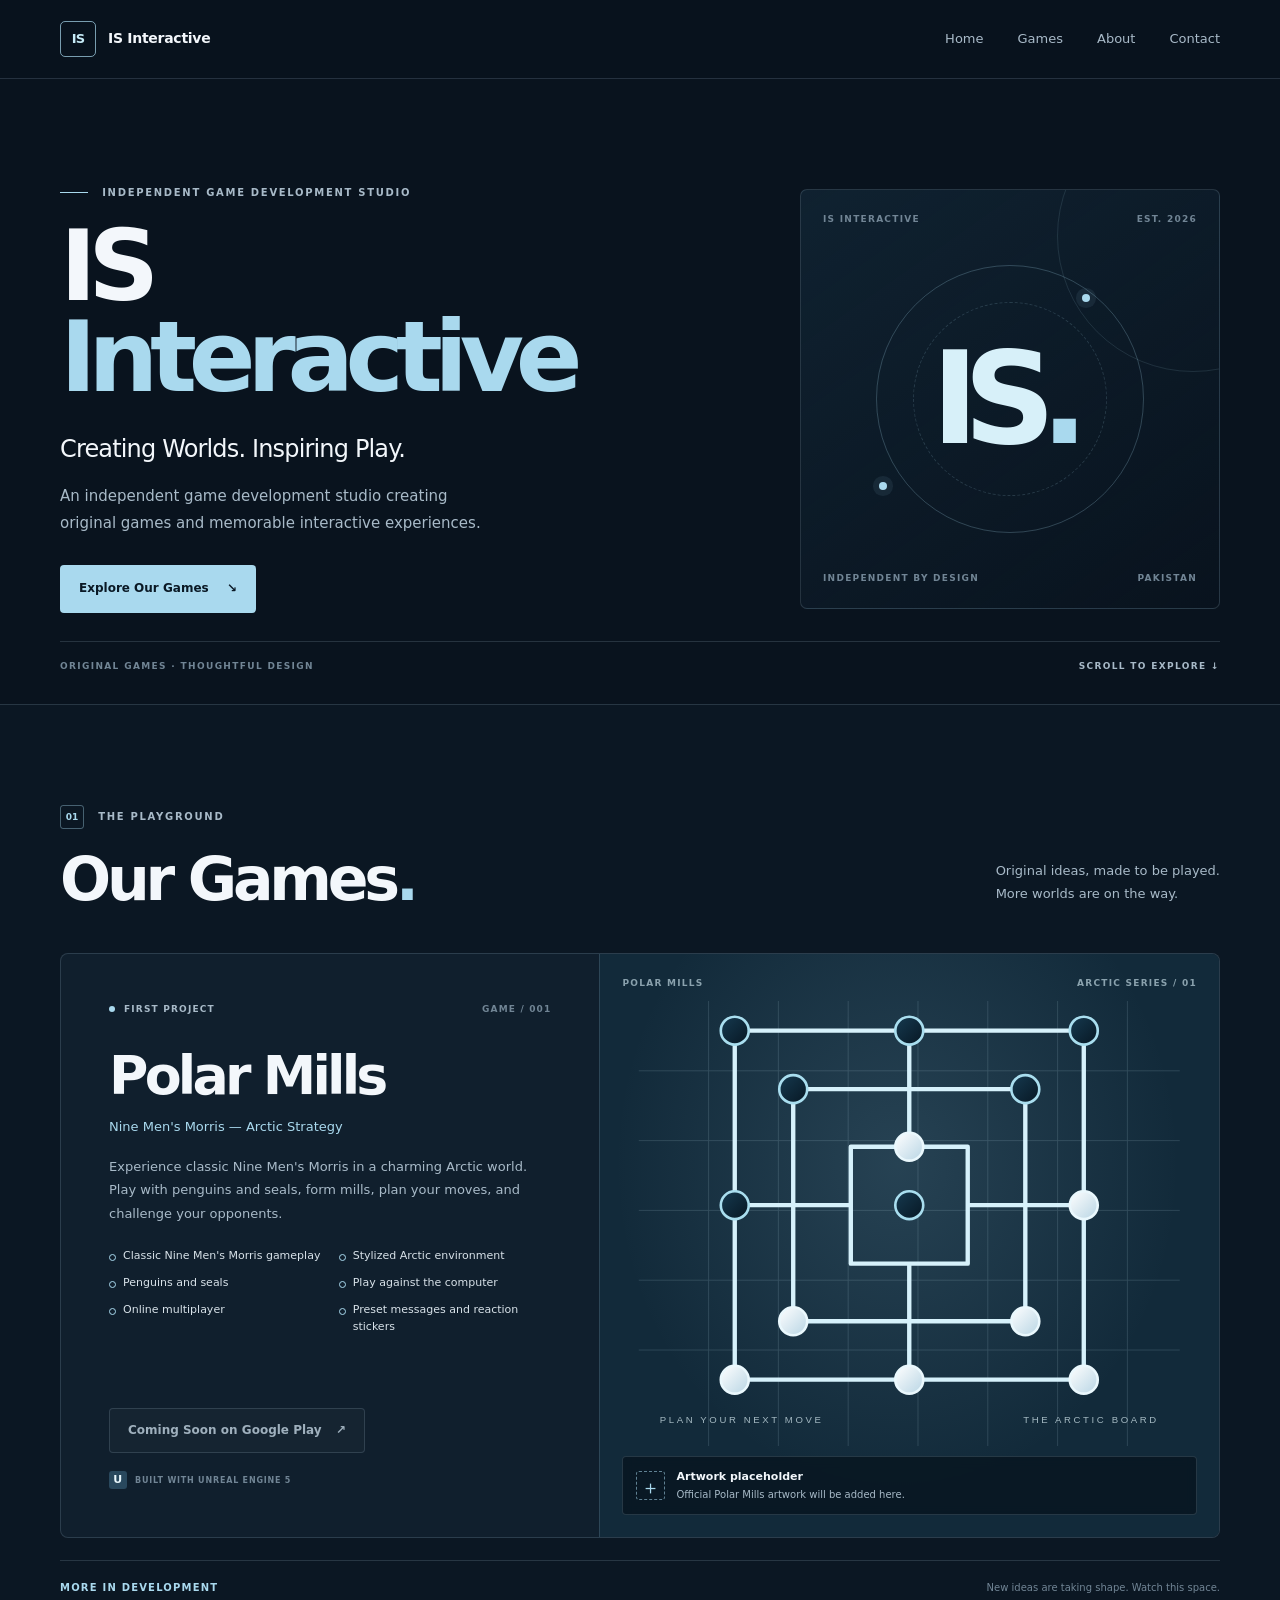
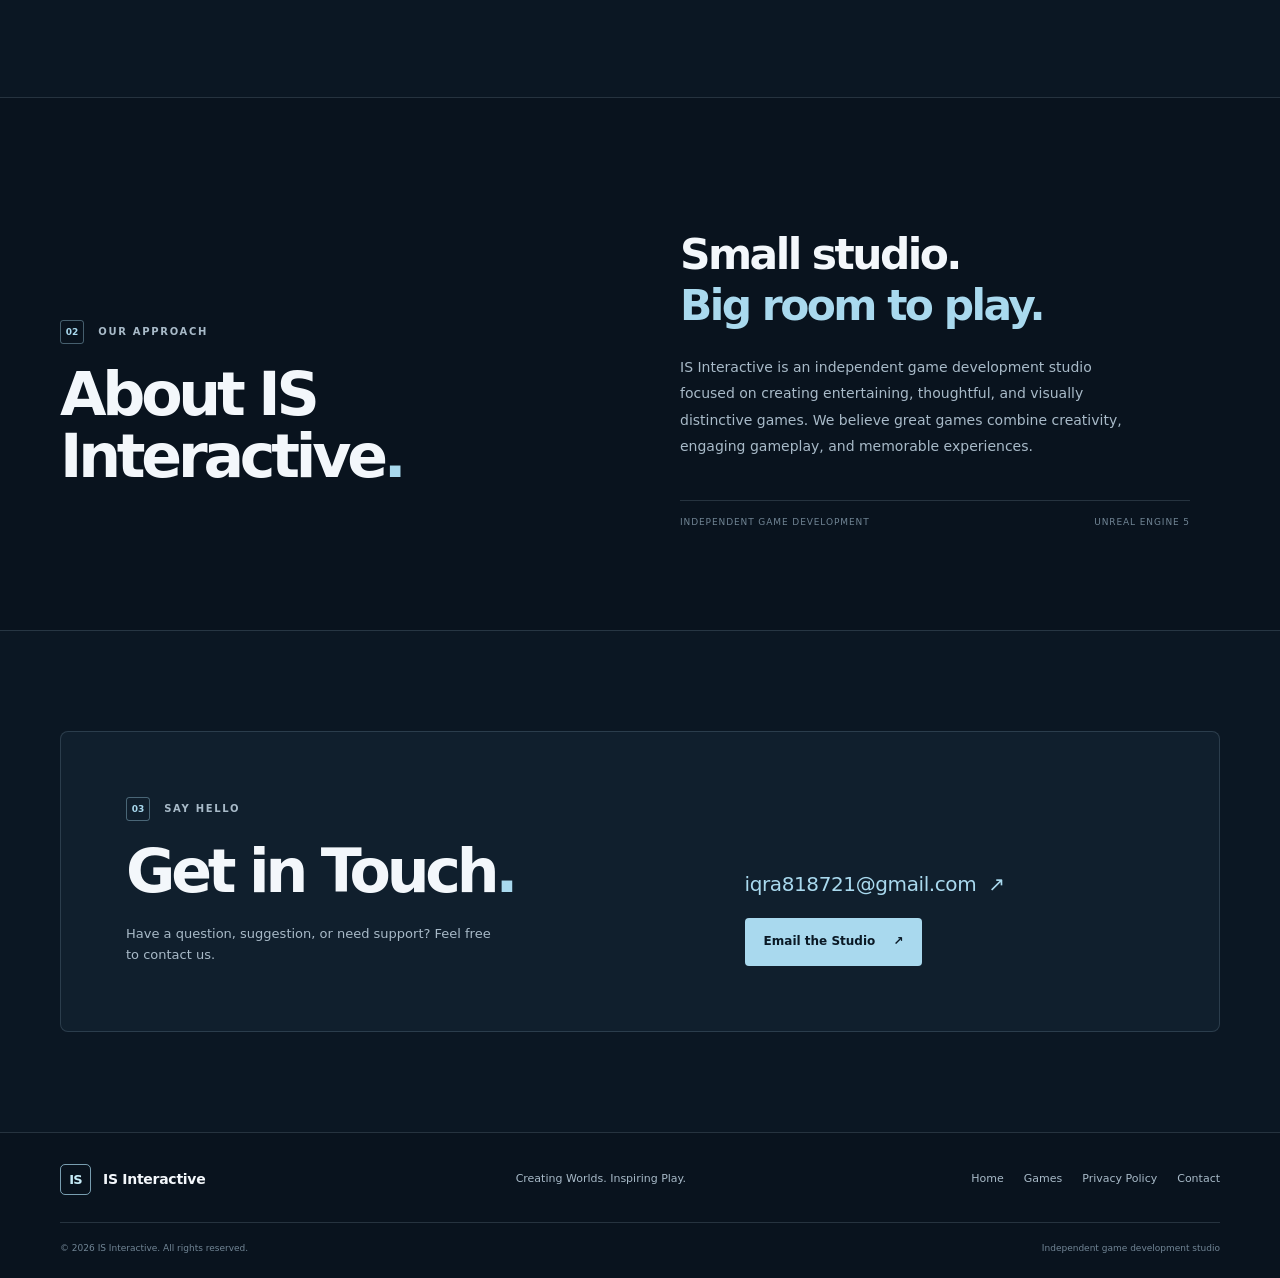
<file: index.html>
<!doctype html>
<html lang="en">
<head>
  <meta charset="utf-8">
  <meta name="viewport" content="width=device-width, initial-scale=1">
  <meta name="theme-color" content="#09131e">
  <meta name="description" content="IS Interactive is an independent game development studio creating original games and memorable interactive experiences. Meet Polar Mills, our Arctic take on Nine Men's Morris.">
  <title>IS Interactive — Creating Worlds. Inspiring Play.</title>
  <link rel="icon" href="assets/mark.svg" type="image/svg+xml">
  <link rel="stylesheet" href="styles.css">
  <script src="script.js" defer></script>
</head>
<body>
  <a class="skip-link" href="#main">Skip to content</a>
  <header class="site-header" id="home">
    <div class="container nav-wrap">
      <a class="brand" href="#home" aria-label="IS Interactive home">
        <span class="brand-mark" aria-hidden="true">IS</span>
        <span class="brand-name">IS Interactive</span>
      </a>
      <button class="menu-toggle" type="button" aria-expanded="false" aria-controls="primary-nav" aria-label="Open navigation">
        <span></span><span></span>
      </button>
      <nav class="primary-nav" id="primary-nav" aria-label="Main navigation">
        <a href="#home">Home</a>
        <a href="#games">Games</a>
        <a href="#about">About</a>
        <a href="#contact">Contact</a>
      </nav>
    </div>
  </header>

  <main id="main">
    <section class="hero container" aria-labelledby="hero-title">
      <div class="hero-copy reveal">
        <p class="eyebrow"><span class="eyebrow-line"></span> INDEPENDENT GAME DEVELOPMENT STUDIO</p>
        <h1 id="hero-title">IS<br><span>Interactive</span></h1>
        <p class="hero-tagline">Creating Worlds. Inspiring Play.</p>
        <p class="hero-description">An independent game development studio creating original games and memorable interactive experiences.</p>
        <a class="button button-primary" href="#games">Explore Our Games <span aria-hidden="true">↘</span></a>
      </div>
      <div class="hero-signature reveal" aria-label="IS Interactive studio mark">
        <div class="signature-top"><span>IS INTERACTIVE</span><span>EST. 2026</span></div>
        <div class="signature-art" aria-hidden="true">
          <div class="orbit orbit-one"></div>
          <div class="orbit orbit-two"></div>
          <div class="signature-core">IS<span>.</span></div>
          <span class="orbit-dot dot-one"></span><span class="orbit-dot dot-two"></span>
        </div>
        <div class="signature-bottom"><span>INDEPENDENT BY DESIGN</span><span>PAKISTAN</span></div>
      </div>
      <div class="hero-foot"><span>ORIGINAL GAMES · THOUGHTFUL DESIGN</span><a href="#games" aria-label="Scroll to our games">SCROLL TO EXPLORE <span aria-hidden="true">↓</span></a></div>
    </section>

    <section class="section games-section" id="games" aria-labelledby="games-title">
      <div class="container">
        <div class="section-heading reveal">
          <div><p class="eyebrow"><span class="section-index">01</span> THE PLAYGROUND</p><h2 id="games-title">Our Games<span class="heading-period">.</span></h2></div>
          <p class="section-intro">Original ideas, made to be played.<br>More worlds are on the way.</p>
        </div>

        <article class="game-card reveal">
          <div class="game-card-copy">
            <div class="game-kicker"><span class="status-dot"></span> FIRST PROJECT <span class="game-number">GAME / 001</span></div>
            <h3>Polar Mills</h3>
            <p class="game-subtitle">Nine Men's Morris — Arctic Strategy</p>
            <p class="game-description">Experience classic Nine Men's Morris in a charming Arctic world. Play with penguins and seals, form mills, plan your moves, and challenge your opponents.</p>
            <ul class="feature-list">
              <li>Classic Nine Men's Morris gameplay</li>
              <li>Stylized Arctic environment</li>
              <li>Penguins and seals</li>
              <li>Play against the computer</li>
              <li>Online multiplayer</li>
              <li>Preset messages and reaction stickers</li>
            </ul>
            <div class="game-card-actions">
              <span class="button button-coming" aria-disabled="true">Coming Soon on Google Play <span aria-hidden="true">↗</span></span>
              <span class="engine-note"><span class="engine-mark">U</span> BUILT WITH UNREAL ENGINE 5</span>
            </div>
          </div>
          <div class="game-art" aria-label="Polar Mills artwork placeholder">
            <div class="art-topline"><span>POLAR MILLS</span><span>ARCTIC SERIES / 01</span></div>
            <svg class="board-illustration" viewBox="0 0 620 510" role="img" aria-labelledby="board-title board-desc">
              <title id="board-title">Polar Mills artwork placeholder</title>
              <desc id="board-desc">A stylized icy Nine Men's Morris board with blue and pale pieces representing the game's penguins and seals.</desc>
              <defs>
                <linearGradient id="ice" x1="0" y1="0" x2="1" y2="1"><stop offset="0" stop-color="#d7eef7"/><stop offset="1" stop-color="#8bb9d0"/></linearGradient>
                <linearGradient id="pieceBlue" x1="0" y1="0" x2="1" y2="1"><stop offset="0" stop-color="#163a50"/><stop offset="1" stop-color="#071723"/></linearGradient>
                <linearGradient id="pieceWhite" x1="0" y1="0" x2="1" y2="1"><stop offset="0" stop-color="#ffffff"/><stop offset="1" stop-color="#b8d5e4"/></linearGradient>
              </defs>
              <g opacity=".16" stroke="#c9ebf7" stroke-width="1"><path d="M0 80H620M0 160H620M0 240H620M0 320H620M0 400H620M80 0V510M160 0V510M240 0V510M320 0V510M400 0V510M480 0V510M560 0V510"/></g>
              <g transform="translate(110 34)" stroke="#d6f1fb" stroke-width="5" fill="none" stroke-linejoin="round">
                <rect x="0" y="0" width="400" height="400" rx="1"/>
                <rect x="67" y="67" width="266" height="266"/>
                <rect x="133" y="133" width="134" height="134"/>
                <path d="M200 0V133M200 267V400M0 200H133M267 200H400"/>
              </g>
              <g fill="url(#pieceBlue)" stroke="#a9deef" stroke-width="3">
                <circle cx="110" cy="34" r="16"/><circle cx="310" cy="34" r="16"/><circle cx="510" cy="34" r="16"/><circle cx="177" cy="101" r="16"/><circle cx="443" cy="101" r="16"/><circle cx="110" cy="234" r="16"/><circle cx="310" cy="234" r="16"/>
              </g>
              <g fill="url(#pieceWhite)" stroke="#eaf8fd" stroke-width="3">
                <circle cx="110" cy="434" r="16"/><circle cx="310" cy="434" r="16"/><circle cx="510" cy="434" r="16"/><circle cx="177" cy="367" r="16"/><circle cx="443" cy="367" r="16"/><circle cx="510" cy="234" r="16"/><circle cx="310" cy="167" r="16"/>
              </g>
              <g font-family="Inter, Arial, sans-serif" font-size="11" letter-spacing="3" fill="#e2f5fb" opacity=".7"><text x="24" y="484">PLAN YOUR NEXT MOVE</text><text x="596" y="484" text-anchor="end">THE ARCTIC BOARD</text></g>
            </svg>
            <div class="art-note"><span class="placeholder-icon" aria-hidden="true">＋</span><span><strong>Artwork placeholder</strong><small>Official Polar Mills artwork will be added here.</small></span></div>
          </div>
        </article>
        <!-- Future game cards can be added by duplicating the article.game-card pattern and changing its content. -->
        <p class="future-note reveal"><span>MORE IN DEVELOPMENT</span><span>New ideas are taking shape. Watch this space.</span></p>
      </div>
    </section>

    <section class="section about-section" id="about" aria-labelledby="about-title">
      <div class="container about-grid">
        <div class="section-heading reveal">
          <div><p class="eyebrow"><span class="section-index">02</span> OUR APPROACH</p><h2 id="about-title">About IS<br>Interactive<span class="heading-period">.</span></h2></div>
        </div>
        <div class="about-copy reveal">
          <p class="about-lead">Small studio.<br><span>Big room to play.</span></p>
          <p>IS Interactive is an independent game development studio focused on creating entertaining, thoughtful, and visually distinctive games. We believe great games combine creativity, engaging gameplay, and memorable experiences.</p>
          <div class="about-rule"></div><div class="about-meta"><span>INDEPENDENT GAME DEVELOPMENT</span><span>UNREAL ENGINE 5</span></div>
        </div>
      </div>
    </section>

    <section class="section contact-section" id="contact" aria-labelledby="contact-title">
      <div class="container contact-panel reveal">
        <div><p class="eyebrow"><span class="section-index">03</span> SAY HELLO</p><h2 id="contact-title">Get in Touch<span class="heading-period">.</span></h2><p class="contact-copy">Have a question, suggestion, or need support? Feel free to contact us.</p></div>
        <div class="contact-action"><a class="email-address" href="mailto:iqra818721@gmail.com">iqra818721@gmail.com <span aria-hidden="true">↗</span></a><a class="button button-primary" href="mailto:iqra818721@gmail.com">Email the Studio <span aria-hidden="true">↗</span></a></div>
      </div>
    </section>
  </main>

  <footer class="site-footer">
    <div class="container footer-main">
      <a class="brand footer-brand" href="#home"><span class="brand-mark" aria-hidden="true">IS</span><span class="brand-name">IS Interactive</span></a>
      <div class="footer-tagline">Creating Worlds. Inspiring Play.</div>
      <nav class="footer-nav" aria-label="Footer navigation"><a href="#home">Home</a><a href="#games">Games</a><a href="privacy/polar-mills/">Privacy Policy</a><a href="#contact">Contact</a></nav>
    </div>
    <div class="container footer-bottom"><span>© 2026 IS Interactive. All rights reserved.</span><span>Independent game development studio</span></div>
  </footer>
</body>
</html>
</file>
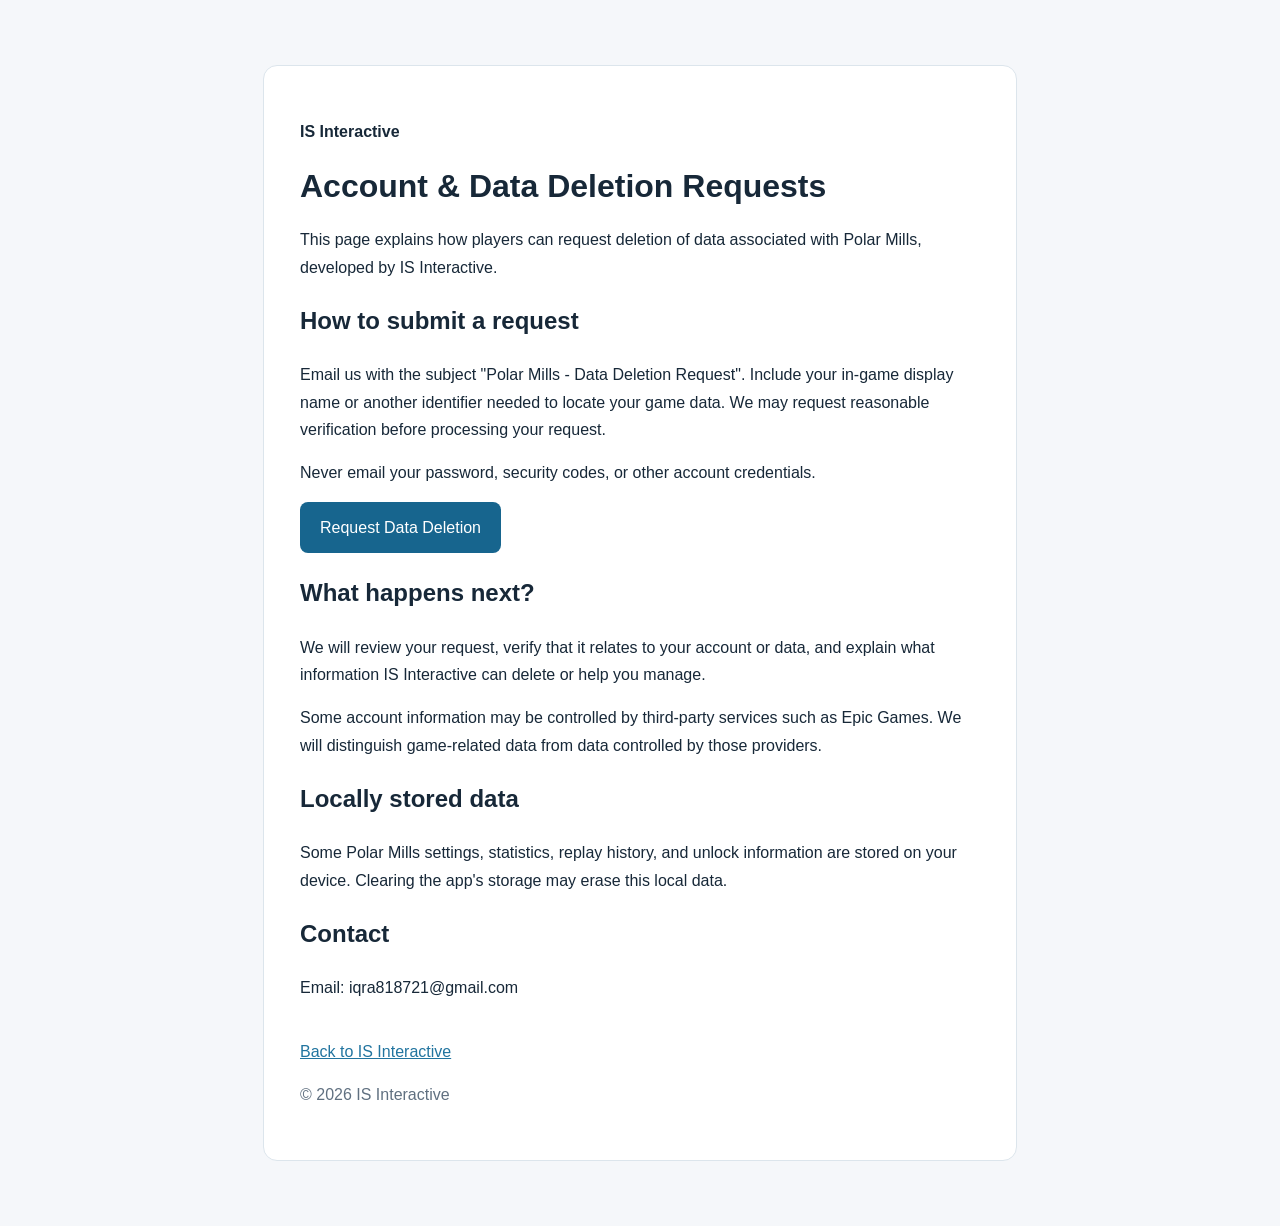
<file: delete-account/index.html>
<!DOCTYPE html>
<html lang="en">
<head>
  <meta charset="UTF-8">
  <meta name="viewport"
        content="width=device-width, initial-scale=1">
  <title>Data Deletion | IS Interactive</title>
  <style>
    body {
      margin: 0;
      background: #f5f7fa;
      color: #172838;
      font: 16px/1.7 Arial, sans-serif;
    }
    main {
      max-width: 680px;
      margin: 65px auto;
      padding: 36px;
      background: white;
      border: 1px solid #dce5ec;
      border-radius: 14px;
    }
    h1 { line-height: 1.2; }
    a { color: #21749f; }
    .button {
      display: inline-block;
      padding: 12px 20px;
      background: #17658e;
      color: white;
      border-radius: 8px;
      text-decoration: none;
    }
    footer { margin-top: 36px; color: #607080; }
    @media(max-width: 750px) {
      main { margin: 16px; padding: 22px; }
    }
  </style>
</head>
<body>
<main>
  <p><strong>IS Interactive</strong></p>
  <h1>Account & Data Deletion Requests</h1>
  <p>
    This page explains how players can request
    deletion of data associated with Polar Mills,
    developed by IS Interactive.
  </p>

  <h2>How to submit a request</h2>
  <p>
    Email us with the subject
    "Polar Mills - Data Deletion Request".
    Include your in-game display name or another
    identifier needed to locate your game data.
    We may request reasonable verification
    before processing your request.
  </p>
  <p>
    Never email your password, security codes,
    or other account credentials.
  </p>

  <a class="button"
     href="mailto:iqra818721@gmail.com?subject=Polar%20Mills%20-%20Data%20Deletion%20Request">
    Request Data Deletion
  </a>

  <h2>What happens next?</h2>
  <p>
    We will review your request, verify that
    it relates to your account or data,
    and explain what information IS Interactive
    can delete or help you manage.
  </p>
  <p>
    Some account information may be controlled
    by third-party services such as Epic Games.
    We will distinguish game-related data from
    data controlled by those providers.
  </p>

  <h2>Locally stored data</h2>
  <p>
    Some Polar Mills settings, statistics,
    replay history, and unlock information
    are stored on your device. Clearing the
    app's storage may erase this local data.
  </p>

  <h2>Contact</h2>
  <p>Email: iqra818721@gmail.com</p>

  <footer>
    <a href="../">Back to IS Interactive</a>
    <p>&copy; 2026 IS Interactive</p>
  </footer>
</main>
</body>
</html>
</file>
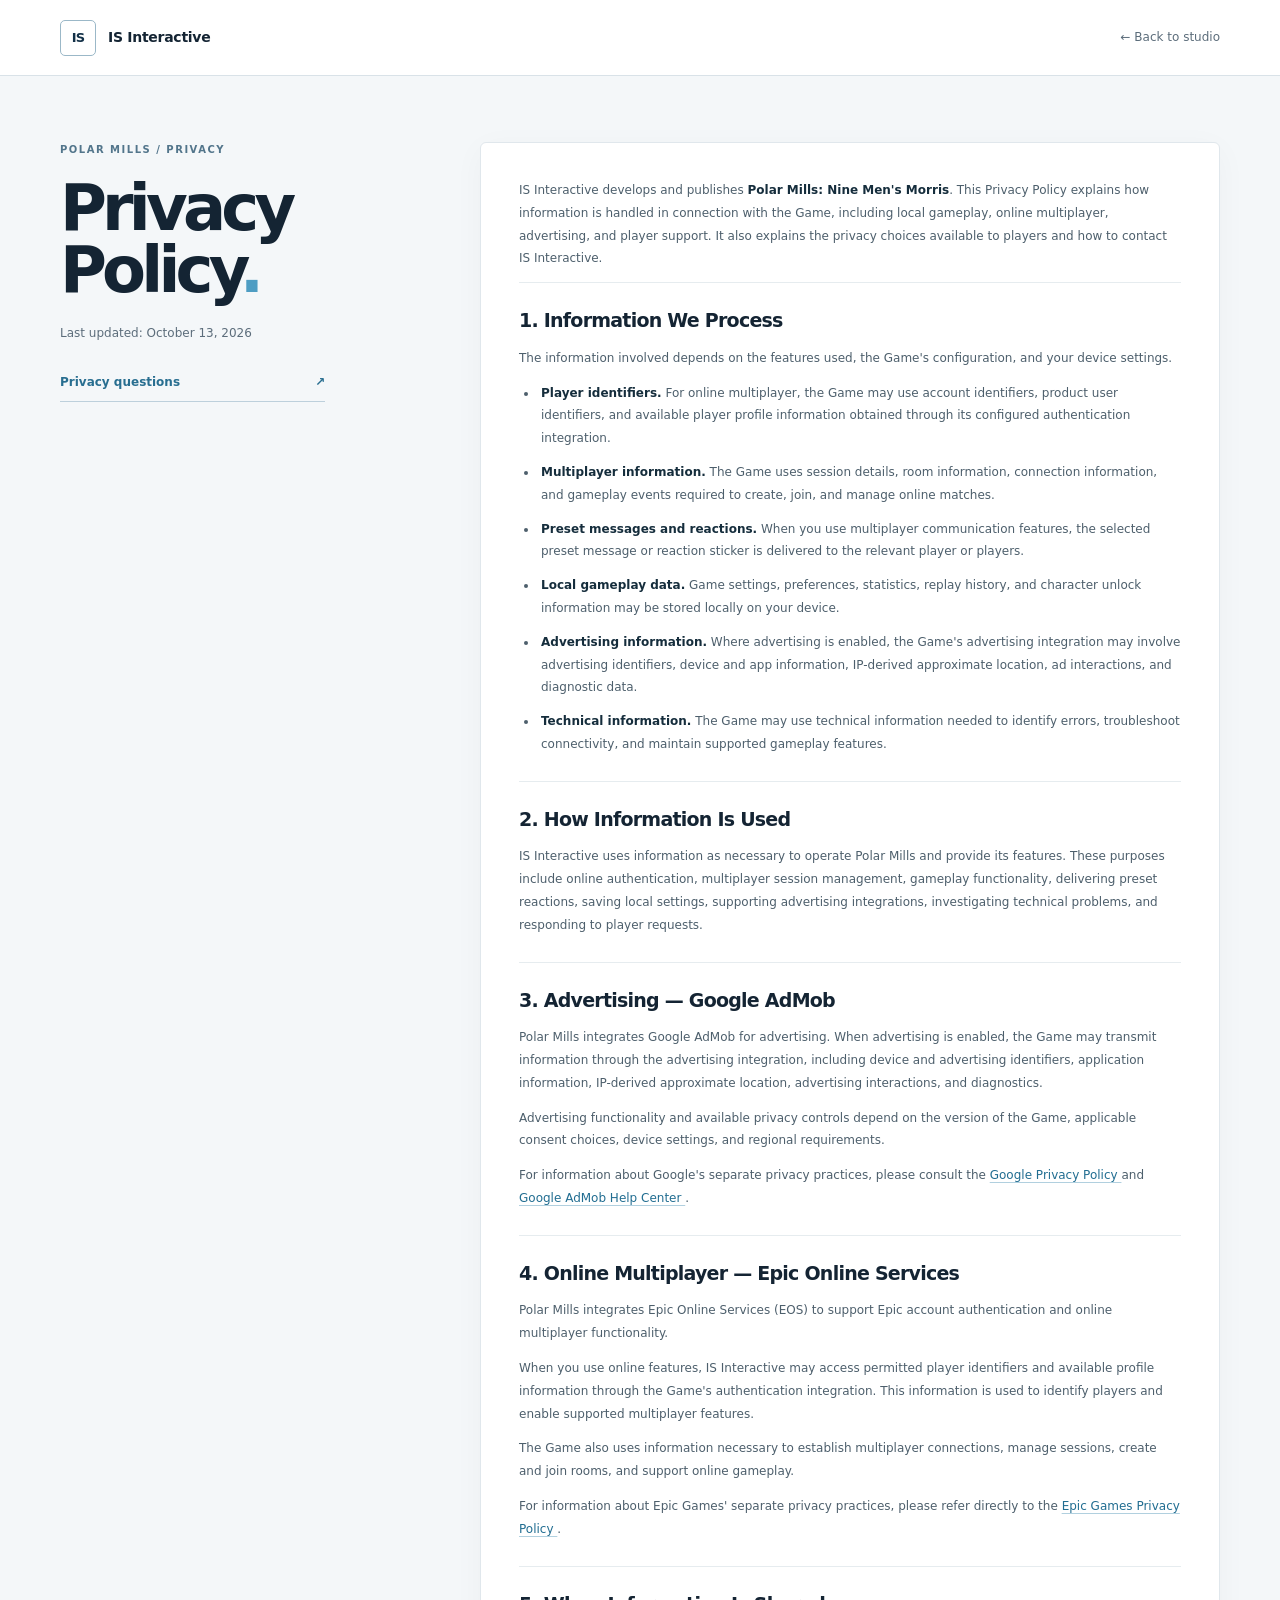
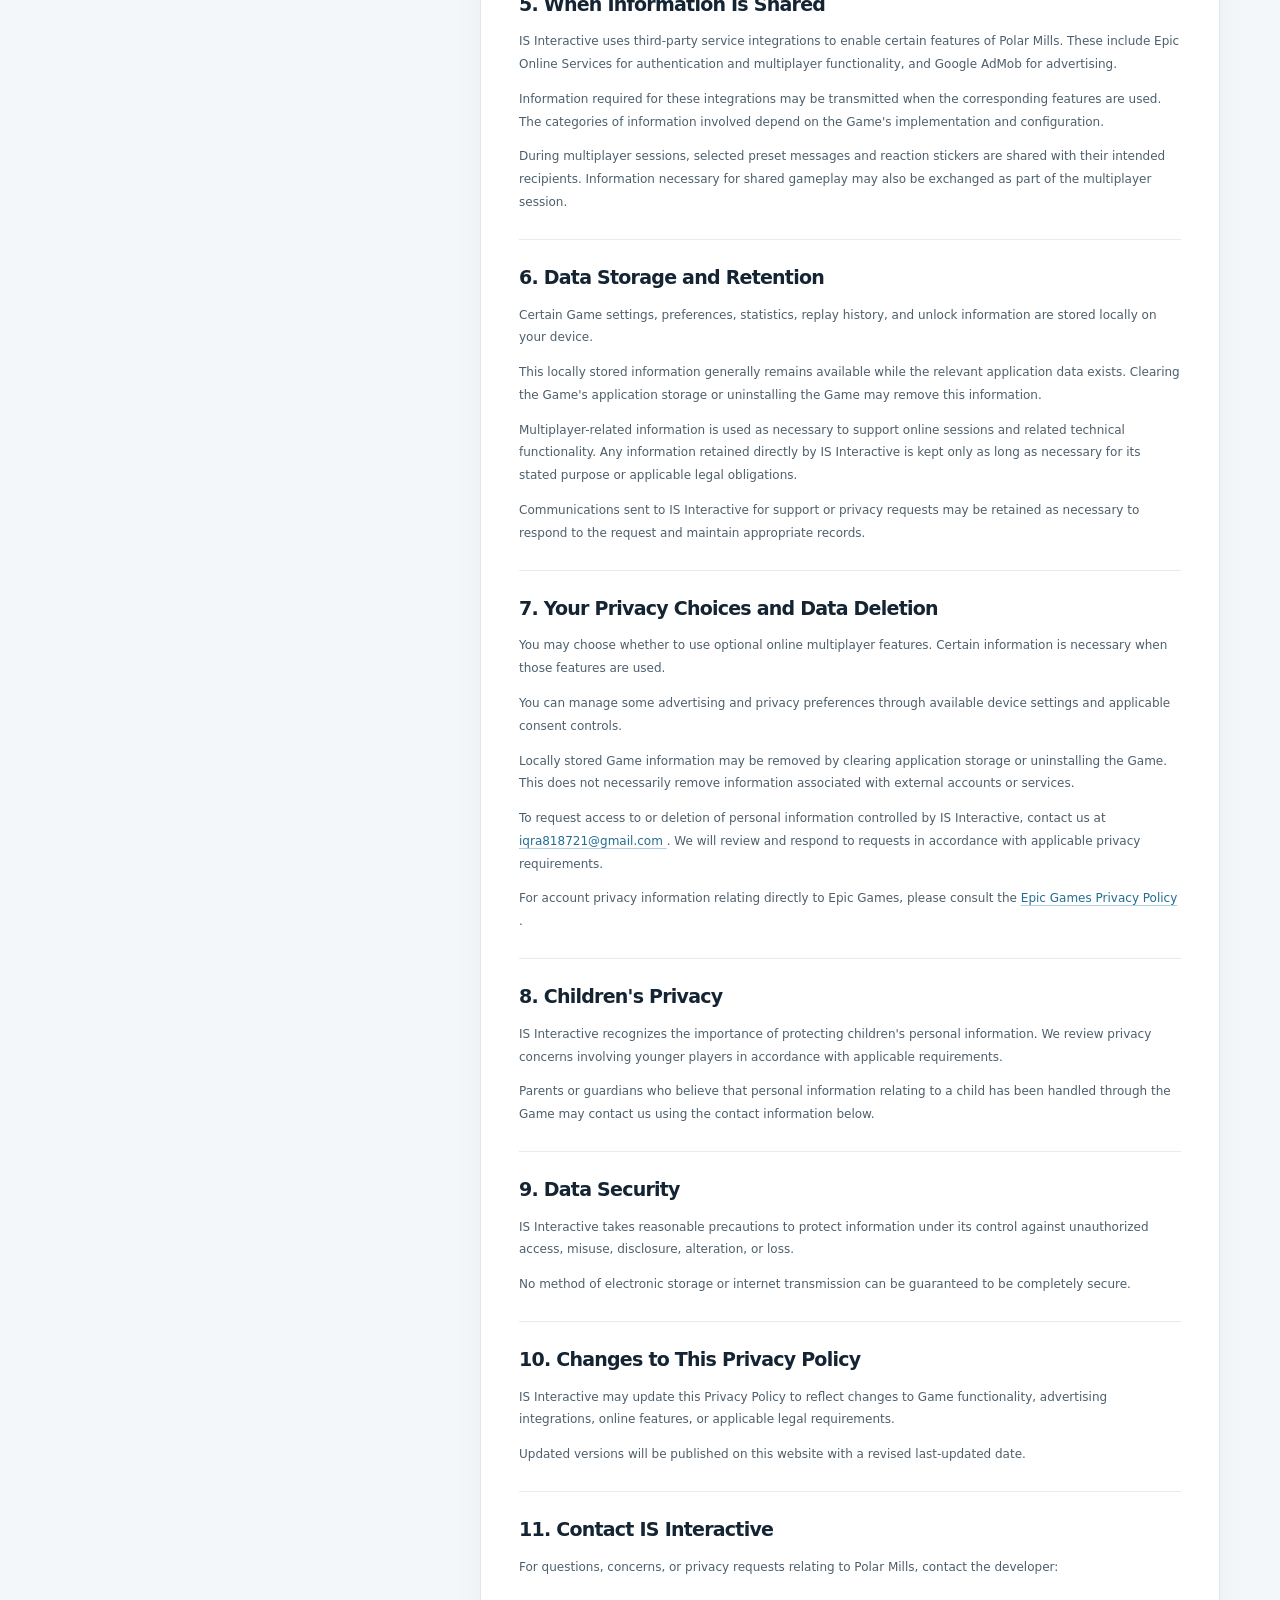
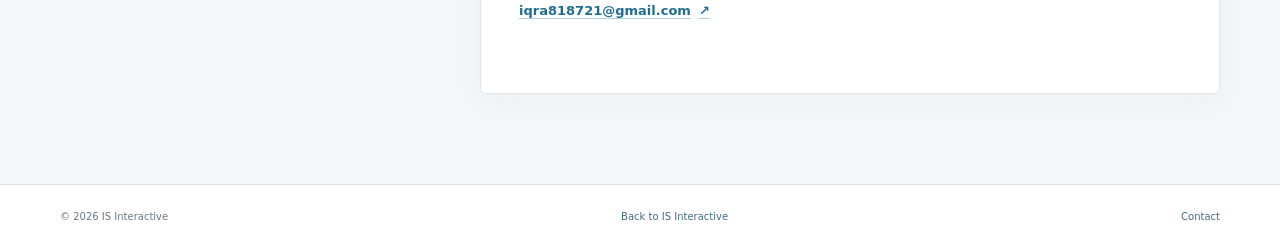
<file: privacy/polar-mills/index.html>
<!doctype html>
<html lang="en">
<head>
  <meta charset="utf-8">
  <meta name="viewport" content="width=device-width, initial-scale=1">
  <meta name="theme-color" content="#f4f7f9">
  <meta name="description" content="Privacy Policy for Polar Mills: Nine Men's Morris by IS Interactive.">
  <title>Polar Mills Privacy Policy — IS Interactive</title>
  <link rel="icon" href="../../assets/mark.svg" type="image/svg+xml">
  <link rel="stylesheet" href="../../styles.css">
  <link rel="stylesheet" href="policy.css">
</head>

<body class="policy-body">
  <a class="skip-link policy-skip" href="#policy">Skip to policy</a>

  <header class="policy-header">
    <div class="container policy-nav">
      <a class="brand policy-brand" href="../../index.html" aria-label="IS Interactive home">
        <span class="brand-mark" aria-hidden="true">IS</span>
        <span class="brand-name">IS Interactive</span>
      </a>
      <a class="back-link" href="../../index.html">← Back to studio</a>
    </div>
  </header>

  <main class="container policy-layout" id="policy">

    <aside class="policy-aside">
      <p class="policy-eyebrow">POLAR MILLS / PRIVACY</p>
      <h1>Privacy<br>Policy<span>.</span></h1>
      <p class="policy-meta">Last updated: October 13, 2026</p>

      <a class="policy-contact" href="mailto:iqra818721@gmail.com">
        Privacy questions <span>↗</span>
      </a>
    </aside>

    <article class="policy-content">

      <p class="policy-intro">
        IS Interactive develops and publishes
        <strong>Polar Mills: Nine Men's Morris</strong>.
        This Privacy Policy explains how information is handled
        in connection with the Game, including local gameplay,
        online multiplayer, advertising, and player support.
        It also explains the privacy choices available to players
        and how to contact IS Interactive.
      </p>

      <section>
        <h2>1. Information We Process</h2>

        <p>
          The information involved depends on the features used,
          the Game's configuration, and your device settings.
        </p>

        <ul>
          <li>
            <strong>Player identifiers.</strong>
            For online multiplayer, the Game may use account
            identifiers, product user identifiers, and available
            player profile information obtained through its
            configured authentication integration.
          </li>

          <li>
            <strong>Multiplayer information.</strong>
            The Game uses session details, room information,
            connection information, and gameplay events
            required to create, join, and manage online matches.
          </li>

          <li>
            <strong>Preset messages and reactions.</strong>
            When you use multiplayer communication features,
            the selected preset message or reaction sticker
            is delivered to the relevant player or players.
          </li>

          <li>
            <strong>Local gameplay data.</strong>
            Game settings, preferences, statistics, replay
            history, and character unlock information may
            be stored locally on your device.
          </li>

          <li>
            <strong>Advertising information.</strong>
            Where advertising is enabled, the Game's advertising
            integration may involve advertising identifiers,
            device and app information, IP-derived approximate
            location, ad interactions, and diagnostic data.
          </li>

          <li>
            <strong>Technical information.</strong>
            The Game may use technical information needed
            to identify errors, troubleshoot connectivity,
            and maintain supported gameplay features.
          </li>
        </ul>
      </section>

      <section>
        <h2>2. How Information Is Used</h2>

        <p>
          IS Interactive uses information as necessary
          to operate Polar Mills and provide its features.
          These purposes include online authentication,
          multiplayer session management, gameplay functionality,
          delivering preset reactions, saving local settings,
          supporting advertising integrations, investigating
          technical problems, and responding to player requests.
        </p>
      </section>

      <section>
        <h2>3. Advertising — Google AdMob</h2>

        <p>
          Polar Mills integrates Google AdMob for advertising.
          When advertising is enabled, the Game may transmit
          information through the advertising integration,
          including device and advertising identifiers,
          application information, IP-derived approximate
          location, advertising interactions, and diagnostics.
        </p>

        <p>
          Advertising functionality and available privacy
          controls depend on the version of the Game,
          applicable consent choices, device settings,
          and regional requirements.
        </p>

        <p>
          For information about Google's separate privacy
          practices, please consult the
          <a href="https://policies.google.com/privacy"
             target="_blank" rel="noopener noreferrer">
            Google Privacy Policy
          </a>
          and
          <a href="https://support.google.com/admob/"
             target="_blank" rel="noopener noreferrer">
            Google AdMob Help Center
          </a>.
        </p>
      </section>

      <section>
        <h2>4. Online Multiplayer — Epic Online Services</h2>

        <p>
          Polar Mills integrates Epic Online Services (EOS)
          to support Epic account authentication and online
          multiplayer functionality.
        </p>

        <p>
          When you use online features, IS Interactive may
          access permitted player identifiers and available
          profile information through the Game's authentication
          integration. This information is used to identify
          players and enable supported multiplayer features.
        </p>

        <p>
          The Game also uses information necessary to establish
          multiplayer connections, manage sessions, create
          and join rooms, and support online gameplay.
        </p>

        <p>
          For information about Epic Games' separate privacy
          practices, please refer directly to the
          <a href="https://www.epicgames.com/site/privacypolicy"
             target="_blank" rel="noopener noreferrer">
            Epic Games Privacy Policy
          </a>.
        </p>
      </section>

      <section>
        <h2>5. When Information Is Shared</h2>

        <p>
          IS Interactive uses third-party service integrations
          to enable certain features of Polar Mills.
          These include Epic Online Services for authentication
          and multiplayer functionality, and Google AdMob
          for advertising.
        </p>

        <p>
          Information required for these integrations may
          be transmitted when the corresponding features
          are used. The categories of information involved
          depend on the Game's implementation and configuration.
        </p>

        <p>
          During multiplayer sessions, selected preset messages
          and reaction stickers are shared with their intended
          recipients. Information necessary for shared gameplay
          may also be exchanged as part of the multiplayer session.
        </p>
      </section>

      <section>
        <h2>6. Data Storage and Retention</h2>

        <p>
          Certain Game settings, preferences, statistics,
          replay history, and unlock information are stored
          locally on your device.
        </p>

        <p>
          This locally stored information generally remains
          available while the relevant application data exists.
          Clearing the Game's application storage or uninstalling
          the Game may remove this information.
        </p>

        <p>
          Multiplayer-related information is used as necessary
          to support online sessions and related technical
          functionality. Any information retained directly
          by IS Interactive is kept only as long as necessary
          for its stated purpose or applicable legal obligations.
        </p>

        <p>
          Communications sent to IS Interactive for support
          or privacy requests may be retained as necessary
          to respond to the request and maintain appropriate
          records.
        </p>
      </section>

      <section>
        <h2>7. Your Privacy Choices and Data Deletion</h2>

        <p>
          You may choose whether to use optional online
          multiplayer features. Certain information is
          necessary when those features are used.
        </p>

        <p>
          You can manage some advertising and privacy
          preferences through available device settings
          and applicable consent controls.
        </p>

        <p>
          Locally stored Game information may be removed
          by clearing application storage or uninstalling
          the Game. This does not necessarily remove
          information associated with external accounts
          or services.
        </p>

        <p>
          To request access to or deletion of personal
          information controlled by IS Interactive,
          contact us at
          <a href="mailto:iqra818721@gmail.com">
            iqra818721@gmail.com
          </a>.
          We will review and respond to requests in
          accordance with applicable privacy requirements.
        </p>

        <p>
          For account privacy information relating directly
          to Epic Games, please consult the
          <a href="https://www.epicgames.com/site/privacypolicy"
             target="_blank" rel="noopener noreferrer">
            Epic Games Privacy Policy
          </a>.
        </p>
      </section>

      <section>
        <h2>8. Children's Privacy</h2>

        <p>
          IS Interactive recognizes the importance of
          protecting children's personal information.
          We review privacy concerns involving younger
          players in accordance with applicable requirements.
        </p>

        <p>
          Parents or guardians who believe that personal
          information relating to a child has been handled
          through the Game may contact us using the
          contact information below.
        </p>
      </section>

      <section>
        <h2>9. Data Security</h2>

        <p>
          IS Interactive takes reasonable precautions
          to protect information under its control
          against unauthorized access, misuse,
          disclosure, alteration, or loss.
        </p>

        <p>
          No method of electronic storage or internet
          transmission can be guaranteed to be
          completely secure.
        </p>
      </section>

      <section>
        <h2>10. Changes to This Privacy Policy</h2>

        <p>
          IS Interactive may update this Privacy Policy
          to reflect changes to Game functionality,
          advertising integrations, online features,
          or applicable legal requirements.
        </p>

        <p>
          Updated versions will be published on this
          website with a revised last-updated date.
        </p>
      </section>

      <section class="policy-contact-section">
        <h2>11. Contact IS Interactive</h2>

        <p>
          For questions, concerns, or privacy requests
          relating to Polar Mills, contact the developer:
        </p>

        <a class="policy-email"
           href="mailto:iqra818721@gmail.com">
          iqra818721@gmail.com <span>↗</span>
        </a>
      </section>

    </article>
  </main>

  <footer class="policy-footer">
    <div class="container">
      <span>© 2026 IS Interactive</span>
      <a href="../../index.html">Back to IS Interactive</a>
      <a href="mailto:iqra818721@gmail.com">Contact</a>
    </div>
  </footer>

</body>
</html>
</file>
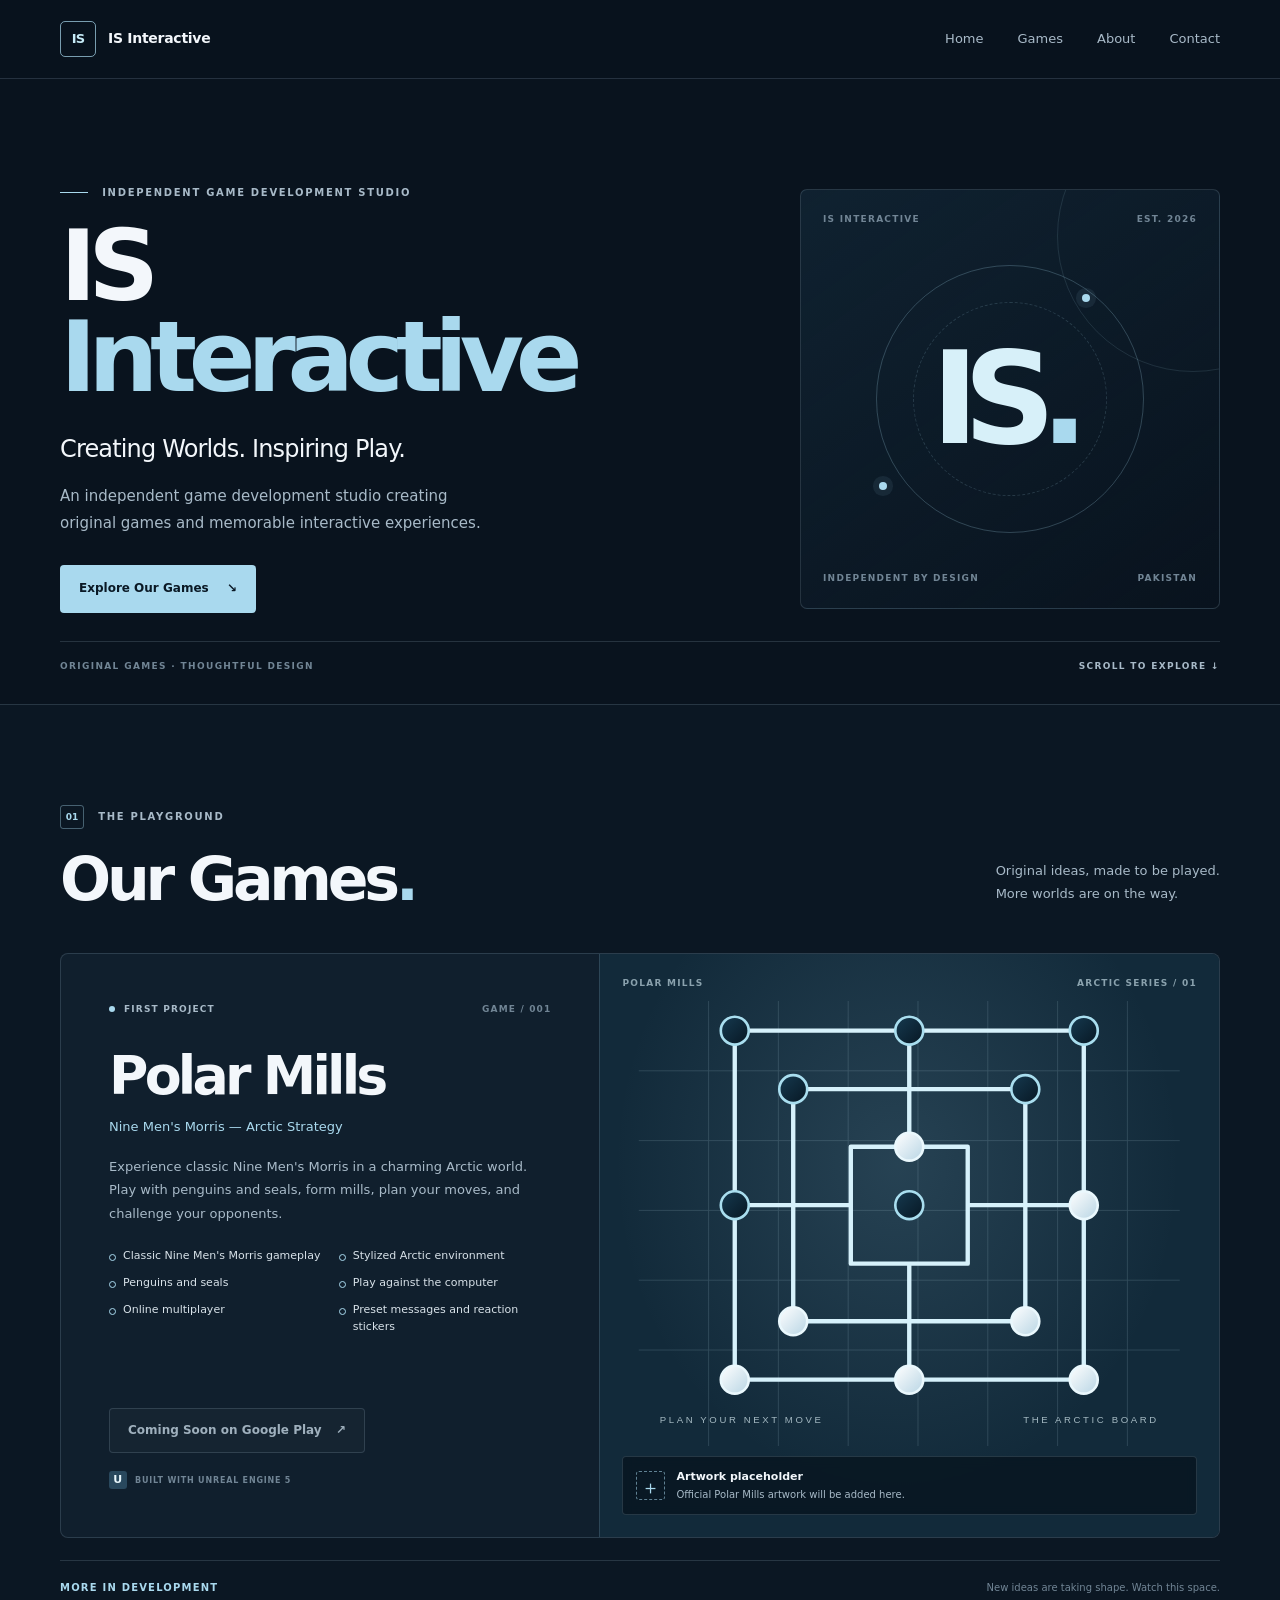
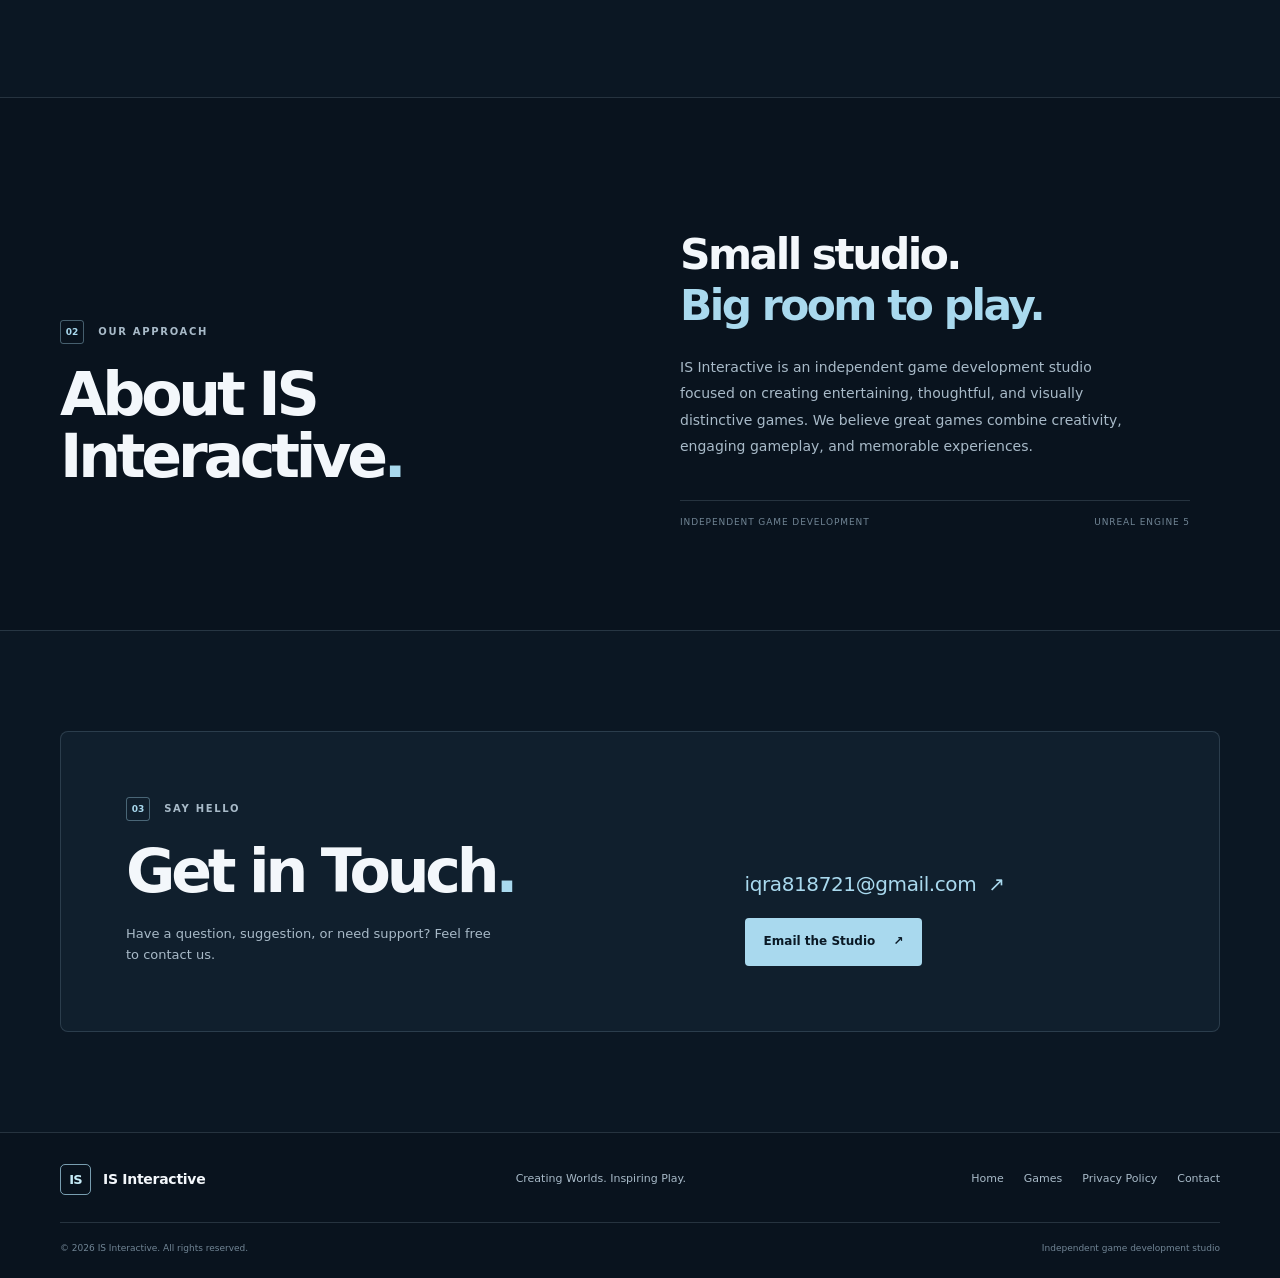
<file: preview.html>
<!doctype html>
<html lang="en">
<head>
  <meta charset="utf-8">
  <meta name="viewport" content="width=device-width, initial-scale=1">
  <meta name="theme-color" content="#09131e">
  <meta name="description" content="IS Interactive is an independent game development studio creating original games and memorable interactive experiences. Meet Polar Mills, our Arctic take on Nine Men's Morris.">
  <title>IS Interactive — Creating Worlds. Inspiring Play.</title>
  <link rel="icon" href="assets/mark.svg" type="image/svg+xml">
  <style>
:root {
  color-scheme: dark;
  --bg: #09131e;
  --bg-alt: #0d1a27;
  --panel: #101f2d;
  --panel-soft: #132536;
  --line: rgba(185, 219, 237, .16);
  --text: #f3f7fb;
  --muted: #a8bac8;
  --muted-dim: #718595;
  --ice: #a9d9ee;
  --ice-strong: #c7ecf8;
  --ink: #0a1925;
  --max: 1160px;
  --radius: 8px;
  font-family: Inter, ui-sans-serif, system-ui, -apple-system, BlinkMacSystemFont, "Segoe UI", sans-serif;
  font-synthesis: none;
  text-rendering: optimizeLegibility;
  -webkit-font-smoothing: antialiased;
}
* { box-sizing: border-box; }
html { scroll-behavior: smooth; scroll-padding-top: 88px; }
body { margin: 0; background: var(--bg); color: var(--text); font-size: 15px; line-height: 1.65; }
a { color: inherit; text-decoration: none; }
button, a { -webkit-tap-highlight-color: transparent; }
button, input { font: inherit; }
::selection { background: rgba(169,217,238,.25); color: #fff; }
.container { width: min(var(--max), calc(100% - 64px)); margin-inline: auto; }
.skip-link { position: absolute; z-index: 50; top: -60px; left: 20px; padding: 10px 14px; background: var(--ice); color: var(--ink); border-radius: 5px; }
.skip-link:focus { top: 12px; }
.site-header { position: sticky; top: 0; z-index: 20; border-bottom: 1px solid var(--line); background: rgba(9,19,30,.94); backdrop-filter: blur(12px); }
.nav-wrap { min-height: 78px; display: flex; align-items: center; justify-content: space-between; gap: 32px; }
.brand { display: inline-flex; align-items: center; gap: 12px; flex-shrink: 0; }
.brand-mark { display: grid; place-items: center; width: 36px; height: 36px; border: 1px solid rgba(169,217,238,.7); border-radius: 5px; color: var(--ice-strong); font-size: 13px; font-weight: 750; letter-spacing: -.07em; }
.brand-name { font-size: 14px; font-weight: 650; letter-spacing: -.02em; }
.primary-nav { display: flex; align-items: center; gap: 34px; }
.primary-nav a, .footer-nav a { color: var(--muted); font-size: 13px; transition: color .18s ease; }
.primary-nav a:hover, .footer-nav a:hover { color: var(--ice-strong); }
.menu-toggle { display: none; width: 42px; height: 42px; padding: 12px 9px; border: 1px solid var(--line); border-radius: 5px; background: transparent; cursor: pointer; }
.menu-toggle span { display: block; height: 1px; background: var(--text); margin: 5px 0; transition: transform .2s ease; }
.hero { position: relative; min-height: 625px; padding-top: 105px; padding-bottom: 90px; display: grid; grid-template-columns: 1.1fr .9fr; align-items: center; gap: 52px; }
.hero-copy { max-width: 600px; position: relative; z-index: 2; }
.eyebrow { margin: 0 0 20px; color: var(--muted); font-size: 10px; font-weight: 650; letter-spacing: .17em; line-height: 1.6; }
.eyebrow-line { display: inline-block; vertical-align: 3px; width: 28px; height: 1px; margin-right: 9px; background: var(--ice); }
h1, h2, h3, p { margin-top: 0; }
.hero h1 { margin: 0; font-size: clamp(4.5rem, 7.7vw, 7.2rem); line-height: .92; letter-spacing: -.085em; font-weight: 650; }
.hero h1 span { color: var(--ice); }
.hero-tagline { margin: 28px 0 13px; font-size: clamp(1.15rem, 2.1vw, 1.5rem); font-weight: 500; letter-spacing: -.035em; }
.hero-description { max-width: 430px; color: var(--muted); font-size: 15px; line-height: 1.8; margin-bottom: 28px; }
.button { display: inline-flex; align-items: center; justify-content: center; gap: 18px; min-height: 48px; padding: 0 18px; border: 1px solid transparent; border-radius: 4px; font-size: 12px; font-weight: 650; transition: background .18s ease, border-color .18s ease, transform .18s ease; }
.button-primary { background: var(--ice); color: var(--ink); }
.button-primary:hover { background: var(--ice-strong); transform: translateY(-1px); }
.hero-signature { position: relative; width: min(100%, 420px); aspect-ratio: 1/1; justify-self: end; display: flex; flex-direction: column; justify-content: space-between; padding: 22px; border: 1px solid var(--line); border-radius: 7px; background: linear-gradient(145deg, rgba(18,39,55,.75), rgba(9,19,30,.38)); overflow: hidden; }
.hero-signature::before { content: ""; position: absolute; width: 270px; height: 270px; right: -110px; top: -90px; border: 1px solid rgba(169,217,238,.12); border-radius: 50%; }
.signature-top, .signature-bottom, .art-topline { display: flex; justify-content: space-between; gap: 16px; color: var(--muted-dim); font-size: 9px; letter-spacing: .14em; font-weight: 650; }
.signature-art { position: relative; width: 100%; max-width: 285px; aspect-ratio: 1; margin: auto; display: grid; place-items: center; }
.orbit { position: absolute; border: 1px solid rgba(169,217,238,.24); border-radius: 50%; }
.orbit-one { inset: 3%; }
.orbit-two { inset: 16%; border-style: dashed; border-color: rgba(169,217,238,.17); }
.signature-core { font-size: clamp(5.5rem, 10vw, 8rem); font-weight: 600; letter-spacing: -.12em; padding-right: .12em; color: #d7f0f9; line-height: 1; }
.signature-core span { color: var(--ice); }
.orbit-dot { position: absolute; width: 8px; height: 8px; border-radius: 50%; background: var(--ice); box-shadow: 0 0 0 6px rgba(169,217,238,.08); }
.dot-one { top: 13%; right: 22%; }.dot-two { bottom: 18%; left: 4%; }
.hero-foot { position: absolute; left: 0; right: 0; bottom: 30px; padding-top: 17px; border-top: 1px solid var(--line); display: flex; justify-content: space-between; gap: 20px; color: var(--muted-dim); font-size: 9px; letter-spacing: .15em; font-weight: 650; }
.hero-foot a { color: var(--muted); transition: color .18s ease; }.hero-foot a:hover { color: var(--ice); }
.section { padding: 100px 0; border-top: 1px solid var(--line); }
.games-section { background: #0b1723; }
.section-heading { display: flex; justify-content: space-between; align-items: end; gap: 32px; margin-bottom: 42px; }
.section-index { display: inline-grid; place-items: center; width: 24px; height: 24px; margin-right: 9px; border: 1px solid rgba(169,217,238,.38); border-radius: 3px; color: var(--ice); font-size: 9px; letter-spacing: 0; }
h2 { margin-bottom: 0; font-size: clamp(2.45rem, 4.7vw, 4rem); line-height: 1.03; font-weight: 600; letter-spacing: -.07em; }
.heading-period { color: var(--ice); }
.section-intro { max-width: 280px; margin: 0 0 5px; color: var(--muted); font-size: 13px; line-height: 1.75; }
.game-card { display: grid; grid-template-columns: .93fr 1.07fr; min-height: 540px; overflow: hidden; border: 1px solid var(--line); border-radius: var(--radius); background: var(--panel); }
.game-card-copy { padding: clamp(28px, 4vw, 48px); display: flex; align-items: flex-start; flex-direction: column; }
.game-kicker { width: 100%; display: flex; align-items: center; gap: 9px; color: var(--muted); font-size: 9px; font-weight: 700; letter-spacing: .13em; }
.status-dot { width: 6px; height: 6px; background: var(--ice); border-radius: 50%; }
.game-number { margin-left: auto; color: var(--muted-dim); font-weight: 550; }
.game-card h3 { margin: 32px 0 4px; font-size: clamp(2.6rem, 4.2vw, 3.85rem); line-height: 1; letter-spacing: -.07em; font-weight: 600; }
.game-subtitle { color: var(--ice); font-size: 13px; margin: 9px 0 18px; }
.game-description { margin-bottom: 22px; max-width: 440px; color: var(--muted); font-size: 13px; line-height: 1.8; }
.feature-list { margin: 0 0 29px; padding: 0; list-style: none; display: grid; grid-template-columns: 1fr 1fr; gap: 10px 17px; width: 100%; }
.feature-list li { position: relative; padding-left: 14px; color: #d8e2e9; font-size: 11px; line-height: 1.55; }
.feature-list li::before { content: ""; position: absolute; top: .65em; left: 0; width: 5px; height: 5px; border: 1px solid var(--ice); border-radius: 50%; }
.game-card-actions { margin-top: auto; display: flex; align-items: center; flex-wrap: wrap; gap: 18px; width: 100%; }
.button-coming { min-height: 45px; color: #9fb0bd; background: rgba(255,255,255,.025); border-color: var(--line); gap: 14px; cursor: default; }
.engine-note { display: inline-flex; align-items: center; gap: 8px; color: var(--muted-dim); font-size: 8px; letter-spacing: .1em; font-weight: 700; }
.engine-mark { display: inline-grid; place-items: center; width: 18px; height: 18px; background: #29485d; border-radius: 3px; color: #e9f7fc; font-size: 11px; font-style: italic; }
.game-art { position: relative; min-height: 540px; overflow: hidden; padding: 22px; display: flex; flex-direction: column; justify-content: space-between; background: #122a3a; border-left: 1px solid var(--line); }
.game-art::before { content: ""; position: absolute; inset: 0; background: radial-gradient(ellipse at 48% 36%, rgba(139,185,208,.17), transparent 62%); pointer-events: none; }
.art-topline { position: relative; z-index: 1; color: rgba(218,241,250,.6); }
.board-illustration { position: relative; z-index: 1; display: block; width: 100%; max-width: 580px; max-height: 445px; margin: 10px auto; }
.art-note { position: relative; z-index: 2; display: flex; align-items: center; gap: 11px; padding: 11px 13px; background: rgba(6,19,29,.72); border: 1px solid rgba(190,225,240,.16); border-radius: 4px; backdrop-filter: blur(6px); }
.placeholder-icon { display: grid; place-items: center; flex-shrink: 0; width: 29px; height: 29px; border: 1px dashed rgba(169,217,238,.55); border-radius: 3px; color: var(--ice); font-size: 19px; }
.art-note strong, .art-note small { display: block; }.art-note strong { font-size: 11px; font-weight: 600; }.art-note small { margin-top: 1px; color: var(--muted); font-size: 10px; }
.future-note { display: flex; justify-content: space-between; gap: 22px; margin: 22px 0 0; padding: 19px 0 0; border-top: 1px solid var(--line); color: var(--muted-dim); font-size: 10px; }.future-note span:first-child { color: var(--ice); letter-spacing: .12em; font-weight: 700; }
.about-section { background: var(--bg); }
.about-grid { display: grid; grid-template-columns: 1fr 1fr; gap: 80px; }
.about-copy { padding-top: 32px; max-width: 510px; }
.about-lead { margin: 0 0 22px; font-size: clamp(1.75rem, 3.4vw, 2.65rem); line-height: 1.2; letter-spacing: -.06em; font-weight: 550; }
.about-lead span { color: var(--ice); }
.about-copy > p:not(.about-lead) { color: var(--muted); max-width: 470px; font-size: 14px; line-height: 1.9; }
.about-rule { width: 100%; height: 1px; margin: 40px 0 14px; background: var(--line); }
.about-meta { display: flex; justify-content: space-between; gap: 15px; color: var(--muted-dim); font-size: 9px; letter-spacing: .1em; }
.contact-section { background: #0b1723; }
.contact-panel { display: grid; grid-template-columns: 1fr .72fr; align-items: end; gap: 50px; padding: clamp(30px, 5.5vw, 65px); border: 1px solid var(--line); background: var(--panel); border-radius: var(--radius); }
.contact-panel h2 { max-width: 570px; }
.contact-copy { max-width: 380px; margin: 20px 0 0; color: var(--muted); font-size: 13px; }
.contact-action { display: flex; align-items: flex-start; flex-direction: column; gap: 17px; }
.email-address { display: inline-block; color: var(--ice); font-size: clamp(1rem, 1.6vw, 1.25rem); letter-spacing: -.02em; word-break: break-word; }.email-address span { padding-left: 6px; }
.site-footer { border-top: 1px solid var(--line); padding: 31px 0 22px; }
.footer-main { display: grid; grid-template-columns: 1fr 1fr auto; align-items: center; gap: 24px; padding-bottom: 27px; }
.footer-brand { width: fit-content; }.footer-brand .brand-mark { width: 31px; height: 31px; }.footer-tagline { color: var(--muted); font-size: 11px; }
.footer-nav { display: flex; gap: 20px; align-items: center; }
.footer-nav a { font-size: 11px; white-space: nowrap; }
.footer-bottom { display: flex; justify-content: space-between; gap: 18px; padding-top: 18px; border-top: 1px solid var(--line); color: var(--muted-dim); font-size: 9px; }
/* Content must remain visible even when JavaScript or IntersectionObserver is unavailable. */
.reveal,
.js-motion .reveal,
.js-motion .reveal.is-visible { opacity: 1; transform: none; }
.reveal { transition: opacity .25s ease, transform .25s ease; }
@media (max-width: 900px) {
  .hero { min-height: 570px; grid-template-columns: 1.05fr .95fr; gap: 28px; padding-top: 86px; }
  .hero-signature { padding: 16px; }
  .game-card { grid-template-columns: 1fr; }
  .game-card-copy { min-height: auto; }
  .game-art { min-height: 460px; border-left: 0; border-top: 1px solid var(--line); }
  .board-illustration { max-height: 390px; }
  .about-grid { gap: 40px; }
  .footer-main { grid-template-columns: 1fr 1fr; }
  .footer-nav { grid-column: 1 / -1; }
}
@media (max-width: 640px) {
  .container { width: min(var(--max), calc(100% - 40px)); }
  .nav-wrap { min-height: 68px; }
  .menu-toggle { display: block; }
  .primary-nav { display: none; position: absolute; top: 67px; left: 0; right: 0; padding: 13px 20px 20px; background: var(--bg); border-bottom: 1px solid var(--line); flex-direction: column; align-items: stretch; gap: 0; }
  .primary-nav.is-open { display: flex; }
  .primary-nav a { padding: 12px 0; border-top: 1px solid var(--line); }
  .menu-toggle[aria-expanded="true"] span:first-child { transform: translateY(3px) rotate(45deg); }
  .menu-toggle[aria-expanded="true"] span:last-child { transform: translateY(-3px) rotate(-45deg); }
  .hero { display: flex; flex-direction: column; align-items: stretch; gap: 36px; min-height: auto; padding-top: 73px; padding-bottom: 88px; }
  .hero h1 { font-size: clamp(4.2rem, 17vw, 6rem); }
  .hero-description { font-size: 14px; max-width: 410px; }
  .hero-signature { width: min(100%, 340px); align-self: center; }
  .signature-core { font-size: 6.2rem; }
  .hero-foot { bottom: 23px; font-size: 8px; letter-spacing: .09em; }
  .hero-foot span:first-child { max-width: 190px; }
  .section { padding: 72px 0; }
  .section-heading { align-items: flex-start; flex-direction: column; gap: 16px; margin-bottom: 28px; }
  .section-intro { max-width: none; }
  h2 { font-size: clamp(2.5rem, 11vw, 3.8rem); }
  .game-card-copy { padding: 26px 22px 30px; }
  .game-card h3 { margin-top: 27px; font-size: 3.15rem; }
  .game-number { font-size: 8px; }
  .feature-list { grid-template-columns: 1fr; gap: 9px; }
  .game-card-actions { align-items: flex-start; flex-direction: column; gap: 12px; }
  .game-art { min-height: 365px; padding: 14px; }
  .art-topline { font-size: 8px; letter-spacing: .1em; }
  .board-illustration { max-height: 300px; }
  .art-note { padding: 9px; }
  .future-note { flex-direction: column; gap: 6px; }
  .about-grid { grid-template-columns: 1fr; gap: 22px; }
  .about-copy { padding-top: 0; }
  .about-meta { flex-direction: column; gap: 8px; }
  .contact-panel { grid-template-columns: 1fr; gap: 34px; padding: 28px 22px; }
  .contact-action { gap: 15px; }
  .footer-main { grid-template-columns: 1fr; gap: 18px; }
  .footer-tagline { margin-top: -9px; }
  .footer-nav { grid-column: auto; flex-wrap: wrap; gap: 13px 20px; }
  .footer-bottom { flex-direction: column; gap: 4px; }
}
@media (prefers-reduced-motion: reduce) {
  *, *::before, *::after { scroll-behavior: auto !important; transition-duration: .01ms !important; animation-duration: .01ms !important; animation-iteration-count: 1 !important; }
  .js-motion .reveal { opacity: 1; transform: none; }
}

  </style>
  <script defer>
(function () {
  const toggle = document.querySelector('.menu-toggle');
  const nav = document.querySelector('.primary-nav');

  if (toggle && nav) {
    toggle.addEventListener('click', function () {
      const expanded = toggle.getAttribute('aria-expanded') === 'true';
      toggle.setAttribute('aria-expanded', String(!expanded));
      toggle.setAttribute('aria-label', expanded ? 'Open navigation' : 'Close navigation');
      nav.classList.toggle('is-open', !expanded);
    });

    nav.querySelectorAll('a').forEach(function (link) {
      link.addEventListener('click', function () {
        toggle.setAttribute('aria-expanded', 'false');
        toggle.setAttribute('aria-label', 'Open navigation');
        nav.classList.remove('is-open');
      });
    });
  }

})();

  </script>
</head>
<body>
  <a class="skip-link" href="#main">Skip to content</a>
  <header class="site-header" id="home">
    <div class="container nav-wrap">
      <a class="brand" href="#home" aria-label="IS Interactive home">
        <span class="brand-mark" aria-hidden="true">IS</span>
        <span class="brand-name">IS Interactive</span>
      </a>
      <button class="menu-toggle" type="button" aria-expanded="false" aria-controls="primary-nav" aria-label="Open navigation">
        <span></span><span></span>
      </button>
      <nav class="primary-nav" id="primary-nav" aria-label="Main navigation">
        <a href="#home">Home</a>
        <a href="#games">Games</a>
        <a href="#about">About</a>
        <a href="#contact">Contact</a>
      </nav>
    </div>
  </header>

  <main id="main">
    <section class="hero container" aria-labelledby="hero-title">
      <div class="hero-copy reveal">
        <p class="eyebrow"><span class="eyebrow-line"></span> INDEPENDENT GAME DEVELOPMENT STUDIO</p>
        <h1 id="hero-title">IS<br><span>Interactive</span></h1>
        <p class="hero-tagline">Creating Worlds. Inspiring Play.</p>
        <p class="hero-description">An independent game development studio creating original games and memorable interactive experiences.</p>
        <a class="button button-primary" href="#games">Explore Our Games <span aria-hidden="true">↘</span></a>
      </div>
      <div class="hero-signature reveal" aria-label="IS Interactive studio mark">
        <div class="signature-top"><span>IS INTERACTIVE</span><span>EST. 2026</span></div>
        <div class="signature-art" aria-hidden="true">
          <div class="orbit orbit-one"></div>
          <div class="orbit orbit-two"></div>
          <div class="signature-core">IS<span>.</span></div>
          <span class="orbit-dot dot-one"></span><span class="orbit-dot dot-two"></span>
        </div>
        <div class="signature-bottom"><span>INDEPENDENT BY DESIGN</span><span>PAKISTAN</span></div>
      </div>
      <div class="hero-foot"><span>ORIGINAL GAMES · THOUGHTFUL DESIGN</span><a href="#games" aria-label="Scroll to our games">SCROLL TO EXPLORE <span aria-hidden="true">↓</span></a></div>
    </section>

    <section class="section games-section" id="games" aria-labelledby="games-title">
      <div class="container">
        <div class="section-heading reveal">
          <div><p class="eyebrow"><span class="section-index">01</span> THE PLAYGROUND</p><h2 id="games-title">Our Games<span class="heading-period">.</span></h2></div>
          <p class="section-intro">Original ideas, made to be played.<br>More worlds are on the way.</p>
        </div>

        <article class="game-card reveal">
          <div class="game-card-copy">
            <div class="game-kicker"><span class="status-dot"></span> FIRST PROJECT <span class="game-number">GAME / 001</span></div>
            <h3>Polar Mills</h3>
            <p class="game-subtitle">Nine Men's Morris — Arctic Strategy</p>
            <p class="game-description">Experience classic Nine Men's Morris in a charming Arctic world. Play with penguins and seals, form mills, plan your moves, and challenge your opponents.</p>
            <ul class="feature-list">
              <li>Classic Nine Men's Morris gameplay</li>
              <li>Stylized Arctic environment</li>
              <li>Penguins and seals</li>
              <li>Play against the computer</li>
              <li>Online multiplayer</li>
              <li>Preset messages and reaction stickers</li>
            </ul>
            <div class="game-card-actions">
              <span class="button button-coming" aria-disabled="true">Coming Soon on Google Play <span aria-hidden="true">↗</span></span>
              <span class="engine-note"><span class="engine-mark">U</span> BUILT WITH UNREAL ENGINE 5</span>
            </div>
          </div>
          <div class="game-art" aria-label="Polar Mills artwork placeholder">
            <div class="art-topline"><span>POLAR MILLS</span><span>ARCTIC SERIES / 01</span></div>
            <svg class="board-illustration" viewBox="0 0 620 510" role="img" aria-labelledby="board-title board-desc">
              <title id="board-title">Polar Mills artwork placeholder</title>
              <desc id="board-desc">A stylized icy Nine Men's Morris board with blue and pale pieces representing the game's penguins and seals.</desc>
              <defs>
                <linearGradient id="ice" x1="0" y1="0" x2="1" y2="1"><stop offset="0" stop-color="#d7eef7"/><stop offset="1" stop-color="#8bb9d0"/></linearGradient>
                <linearGradient id="pieceBlue" x1="0" y1="0" x2="1" y2="1"><stop offset="0" stop-color="#163a50"/><stop offset="1" stop-color="#071723"/></linearGradient>
                <linearGradient id="pieceWhite" x1="0" y1="0" x2="1" y2="1"><stop offset="0" stop-color="#ffffff"/><stop offset="1" stop-color="#b8d5e4"/></linearGradient>
              </defs>
              <g opacity=".16" stroke="#c9ebf7" stroke-width="1"><path d="M0 80H620M0 160H620M0 240H620M0 320H620M0 400H620M80 0V510M160 0V510M240 0V510M320 0V510M400 0V510M480 0V510M560 0V510"/></g>
              <g transform="translate(110 34)" stroke="#d6f1fb" stroke-width="5" fill="none" stroke-linejoin="round">
                <rect x="0" y="0" width="400" height="400" rx="1"/>
                <rect x="67" y="67" width="266" height="266"/>
                <rect x="133" y="133" width="134" height="134"/>
                <path d="M200 0V133M200 267V400M0 200H133M267 200H400"/>
              </g>
              <g fill="url(#pieceBlue)" stroke="#a9deef" stroke-width="3">
                <circle cx="110" cy="34" r="16"/><circle cx="310" cy="34" r="16"/><circle cx="510" cy="34" r="16"/><circle cx="177" cy="101" r="16"/><circle cx="443" cy="101" r="16"/><circle cx="110" cy="234" r="16"/><circle cx="310" cy="234" r="16"/>
              </g>
              <g fill="url(#pieceWhite)" stroke="#eaf8fd" stroke-width="3">
                <circle cx="110" cy="434" r="16"/><circle cx="310" cy="434" r="16"/><circle cx="510" cy="434" r="16"/><circle cx="177" cy="367" r="16"/><circle cx="443" cy="367" r="16"/><circle cx="510" cy="234" r="16"/><circle cx="310" cy="167" r="16"/>
              </g>
              <g font-family="Inter, Arial, sans-serif" font-size="11" letter-spacing="3" fill="#e2f5fb" opacity=".7"><text x="24" y="484">PLAN YOUR NEXT MOVE</text><text x="596" y="484" text-anchor="end">THE ARCTIC BOARD</text></g>
            </svg>
            <div class="art-note"><span class="placeholder-icon" aria-hidden="true">＋</span><span><strong>Artwork placeholder</strong><small>Official Polar Mills artwork will be added here.</small></span></div>
          </div>
        </article>
        <!-- Future game cards can be added by duplicating the article.game-card pattern and changing its content. -->
        <p class="future-note reveal"><span>MORE IN DEVELOPMENT</span><span>New ideas are taking shape. Watch this space.</span></p>
      </div>
    </section>

    <section class="section about-section" id="about" aria-labelledby="about-title">
      <div class="container about-grid">
        <div class="section-heading reveal">
          <div><p class="eyebrow"><span class="section-index">02</span> OUR APPROACH</p><h2 id="about-title">About IS<br>Interactive<span class="heading-period">.</span></h2></div>
        </div>
        <div class="about-copy reveal">
          <p class="about-lead">Small studio.<br><span>Big room to play.</span></p>
          <p>IS Interactive is an independent game development studio focused on creating entertaining, thoughtful, and visually distinctive games. We believe great games combine creativity, engaging gameplay, and memorable experiences.</p>
          <div class="about-rule"></div><div class="about-meta"><span>INDEPENDENT GAME DEVELOPMENT</span><span>UNREAL ENGINE 5</span></div>
        </div>
      </div>
    </section>

    <section class="section contact-section" id="contact" aria-labelledby="contact-title">
      <div class="container contact-panel reveal">
        <div><p class="eyebrow"><span class="section-index">03</span> SAY HELLO</p><h2 id="contact-title">Get in Touch<span class="heading-period">.</span></h2><p class="contact-copy">Have a question, suggestion, or need support? Feel free to contact us.</p></div>
        <div class="contact-action"><a class="email-address" href="mailto:iqra818721@gmail.com">iqra818721@gmail.com <span aria-hidden="true">↗</span></a><a class="button button-primary" href="mailto:iqra818721@gmail.com">Email the Studio <span aria-hidden="true">↗</span></a></div>
      </div>
    </section>
  </main>

  <footer class="site-footer">
    <div class="container footer-main">
      <a class="brand footer-brand" href="#home"><span class="brand-mark" aria-hidden="true">IS</span><span class="brand-name">IS Interactive</span></a>
      <div class="footer-tagline">Creating Worlds. Inspiring Play.</div>
      <nav class="footer-nav" aria-label="Footer navigation"><a href="#home">Home</a><a href="#games">Games</a><a href="privacy/polar-mills/">Privacy Policy</a><a href="#contact">Contact</a></nav>
    </div>
    <div class="container footer-bottom"><span>© 2026 IS Interactive. All rights reserved.</span><span>Independent game development studio</span></div>
  </footer>
</body>
</html>
</file>
<file: styles.css>
:root {
  color-scheme: dark;
  --bg: #09131e;
  --bg-alt: #0d1a27;
  --panel: #101f2d;
  --panel-soft: #132536;
  --line: rgba(185, 219, 237, .16);
  --text: #f3f7fb;
  --muted: #a8bac8;
  --muted-dim: #718595;
  --ice: #a9d9ee;
  --ice-strong: #c7ecf8;
  --ink: #0a1925;
  --max: 1160px;
  --radius: 8px;
  font-family: Inter, ui-sans-serif, system-ui, -apple-system, BlinkMacSystemFont, "Segoe UI", sans-serif;
  font-synthesis: none;
  text-rendering: optimizeLegibility;
  -webkit-font-smoothing: antialiased;
}
* { box-sizing: border-box; }
html { scroll-behavior: smooth; scroll-padding-top: 88px; }
body { margin: 0; background: var(--bg); color: var(--text); font-size: 15px; line-height: 1.65; }
a { color: inherit; text-decoration: none; }
button, a { -webkit-tap-highlight-color: transparent; }
button, input { font: inherit; }
::selection { background: rgba(169,217,238,.25); color: #fff; }
.container { width: min(var(--max), calc(100% - 64px)); margin-inline: auto; }
.skip-link { position: absolute; z-index: 50; top: -60px; left: 20px; padding: 10px 14px; background: var(--ice); color: var(--ink); border-radius: 5px; }
.skip-link:focus { top: 12px; }
.site-header { position: sticky; top: 0; z-index: 20; border-bottom: 1px solid var(--line); background: rgba(9,19,30,.94); backdrop-filter: blur(12px); }
.nav-wrap { min-height: 78px; display: flex; align-items: center; justify-content: space-between; gap: 32px; }
.brand { display: inline-flex; align-items: center; gap: 12px; flex-shrink: 0; }
.brand-mark { display: grid; place-items: center; width: 36px; height: 36px; border: 1px solid rgba(169,217,238,.7); border-radius: 5px; color: var(--ice-strong); font-size: 13px; font-weight: 750; letter-spacing: -.07em; }
.brand-name { font-size: 14px; font-weight: 650; letter-spacing: -.02em; }
.primary-nav { display: flex; align-items: center; gap: 34px; }
.primary-nav a, .footer-nav a { color: var(--muted); font-size: 13px; transition: color .18s ease; }
.primary-nav a:hover, .footer-nav a:hover { color: var(--ice-strong); }
.menu-toggle { display: none; width: 42px; height: 42px; padding: 12px 9px; border: 1px solid var(--line); border-radius: 5px; background: transparent; cursor: pointer; }
.menu-toggle span { display: block; height: 1px; background: var(--text); margin: 5px 0; transition: transform .2s ease; }
.hero { position: relative; min-height: 625px; padding-top: 105px; padding-bottom: 90px; display: grid; grid-template-columns: 1.1fr .9fr; align-items: center; gap: 52px; }
.hero-copy { max-width: 600px; position: relative; z-index: 2; }
.eyebrow { margin: 0 0 20px; color: var(--muted); font-size: 10px; font-weight: 650; letter-spacing: .17em; line-height: 1.6; }
.eyebrow-line { display: inline-block; vertical-align: 3px; width: 28px; height: 1px; margin-right: 9px; background: var(--ice); }
h1, h2, h3, p { margin-top: 0; }
.hero h1 { margin: 0; font-size: clamp(4.5rem, 7.7vw, 7.2rem); line-height: .92; letter-spacing: -.085em; font-weight: 650; }
.hero h1 span { color: var(--ice); }
.hero-tagline { margin: 28px 0 13px; font-size: clamp(1.15rem, 2.1vw, 1.5rem); font-weight: 500; letter-spacing: -.035em; }
.hero-description { max-width: 430px; color: var(--muted); font-size: 15px; line-height: 1.8; margin-bottom: 28px; }
.button { display: inline-flex; align-items: center; justify-content: center; gap: 18px; min-height: 48px; padding: 0 18px; border: 1px solid transparent; border-radius: 4px; font-size: 12px; font-weight: 650; transition: background .18s ease, border-color .18s ease, transform .18s ease; }
.button-primary { background: var(--ice); color: var(--ink); }
.button-primary:hover { background: var(--ice-strong); transform: translateY(-1px); }
.hero-signature { position: relative; width: min(100%, 420px); aspect-ratio: 1/1; justify-self: end; display: flex; flex-direction: column; justify-content: space-between; padding: 22px; border: 1px solid var(--line); border-radius: 7px; background: linear-gradient(145deg, rgba(18,39,55,.75), rgba(9,19,30,.38)); overflow: hidden; }
.hero-signature::before { content: ""; position: absolute; width: 270px; height: 270px; right: -110px; top: -90px; border: 1px solid rgba(169,217,238,.12); border-radius: 50%; }
.signature-top, .signature-bottom, .art-topline { display: flex; justify-content: space-between; gap: 16px; color: var(--muted-dim); font-size: 9px; letter-spacing: .14em; font-weight: 650; }
.signature-art { position: relative; width: 100%; max-width: 285px; aspect-ratio: 1; margin: auto; display: grid; place-items: center; }
.orbit { position: absolute; border: 1px solid rgba(169,217,238,.24); border-radius: 50%; }
.orbit-one { inset: 3%; }
.orbit-two { inset: 16%; border-style: dashed; border-color: rgba(169,217,238,.17); }
.signature-core { font-size: clamp(5.5rem, 10vw, 8rem); font-weight: 600; letter-spacing: -.12em; padding-right: .12em; color: #d7f0f9; line-height: 1; }
.signature-core span { color: var(--ice); }
.orbit-dot { position: absolute; width: 8px; height: 8px; border-radius: 50%; background: var(--ice); box-shadow: 0 0 0 6px rgba(169,217,238,.08); }
.dot-one { top: 13%; right: 22%; }.dot-two { bottom: 18%; left: 4%; }
.hero-foot { position: absolute; left: 0; right: 0; bottom: 30px; padding-top: 17px; border-top: 1px solid var(--line); display: flex; justify-content: space-between; gap: 20px; color: var(--muted-dim); font-size: 9px; letter-spacing: .15em; font-weight: 650; }
.hero-foot a { color: var(--muted); transition: color .18s ease; }.hero-foot a:hover { color: var(--ice); }
.section { padding: 100px 0; border-top: 1px solid var(--line); }
.games-section { background: #0b1723; }
.section-heading { display: flex; justify-content: space-between; align-items: end; gap: 32px; margin-bottom: 42px; }
.section-index { display: inline-grid; place-items: center; width: 24px; height: 24px; margin-right: 9px; border: 1px solid rgba(169,217,238,.38); border-radius: 3px; color: var(--ice); font-size: 9px; letter-spacing: 0; }
h2 { margin-bottom: 0; font-size: clamp(2.45rem, 4.7vw, 4rem); line-height: 1.03; font-weight: 600; letter-spacing: -.07em; }
.heading-period { color: var(--ice); }
.section-intro { max-width: 280px; margin: 0 0 5px; color: var(--muted); font-size: 13px; line-height: 1.75; }
.game-card { display: grid; grid-template-columns: .93fr 1.07fr; min-height: 540px; overflow: hidden; border: 1px solid var(--line); border-radius: var(--radius); background: var(--panel); }
.game-card-copy { padding: clamp(28px, 4vw, 48px); display: flex; align-items: flex-start; flex-direction: column; }
.game-kicker { width: 100%; display: flex; align-items: center; gap: 9px; color: var(--muted); font-size: 9px; font-weight: 700; letter-spacing: .13em; }
.status-dot { width: 6px; height: 6px; background: var(--ice); border-radius: 50%; }
.game-number { margin-left: auto; color: var(--muted-dim); font-weight: 550; }
.game-card h3 { margin: 32px 0 4px; font-size: clamp(2.6rem, 4.2vw, 3.85rem); line-height: 1; letter-spacing: -.07em; font-weight: 600; }
.game-subtitle { color: var(--ice); font-size: 13px; margin: 9px 0 18px; }
.game-description { margin-bottom: 22px; max-width: 440px; color: var(--muted); font-size: 13px; line-height: 1.8; }
.feature-list { margin: 0 0 29px; padding: 0; list-style: none; display: grid; grid-template-columns: 1fr 1fr; gap: 10px 17px; width: 100%; }
.feature-list li { position: relative; padding-left: 14px; color: #d8e2e9; font-size: 11px; line-height: 1.55; }
.feature-list li::before { content: ""; position: absolute; top: .65em; left: 0; width: 5px; height: 5px; border: 1px solid var(--ice); border-radius: 50%; }
.game-card-actions { margin-top: auto; display: flex; align-items: center; flex-wrap: wrap; gap: 18px; width: 100%; }
.button-coming { min-height: 45px; color: #9fb0bd; background: rgba(255,255,255,.025); border-color: var(--line); gap: 14px; cursor: default; }
.engine-note { display: inline-flex; align-items: center; gap: 8px; color: var(--muted-dim); font-size: 8px; letter-spacing: .1em; font-weight: 700; }
.engine-mark { display: inline-grid; place-items: center; width: 18px; height: 18px; background: #29485d; border-radius: 3px; color: #e9f7fc; font-size: 11px; font-style: italic; }
.game-art { position: relative; min-height: 540px; overflow: hidden; padding: 22px; display: flex; flex-direction: column; justify-content: space-between; background: #122a3a; border-left: 1px solid var(--line); }
.game-art::before { content: ""; position: absolute; inset: 0; background: radial-gradient(ellipse at 48% 36%, rgba(139,185,208,.17), transparent 62%); pointer-events: none; }
.art-topline { position: relative; z-index: 1; color: rgba(218,241,250,.6); }
.board-illustration { position: relative; z-index: 1; display: block; width: 100%; max-width: 580px; max-height: 445px; margin: 10px auto; }
.art-note { position: relative; z-index: 2; display: flex; align-items: center; gap: 11px; padding: 11px 13px; background: rgba(6,19,29,.72); border: 1px solid rgba(190,225,240,.16); border-radius: 4px; backdrop-filter: blur(6px); }
.placeholder-icon { display: grid; place-items: center; flex-shrink: 0; width: 29px; height: 29px; border: 1px dashed rgba(169,217,238,.55); border-radius: 3px; color: var(--ice); font-size: 19px; }
.art-note strong, .art-note small { display: block; }.art-note strong { font-size: 11px; font-weight: 600; }.art-note small { margin-top: 1px; color: var(--muted); font-size: 10px; }
.future-note { display: flex; justify-content: space-between; gap: 22px; margin: 22px 0 0; padding: 19px 0 0; border-top: 1px solid var(--line); color: var(--muted-dim); font-size: 10px; }.future-note span:first-child { color: var(--ice); letter-spacing: .12em; font-weight: 700; }
.about-section { background: var(--bg); }
.about-grid { display: grid; grid-template-columns: 1fr 1fr; gap: 80px; }
.about-copy { padding-top: 32px; max-width: 510px; }
.about-lead { margin: 0 0 22px; font-size: clamp(1.75rem, 3.4vw, 2.65rem); line-height: 1.2; letter-spacing: -.06em; font-weight: 550; }
.about-lead span { color: var(--ice); }
.about-copy > p:not(.about-lead) { color: var(--muted); max-width: 470px; font-size: 14px; line-height: 1.9; }
.about-rule { width: 100%; height: 1px; margin: 40px 0 14px; background: var(--line); }
.about-meta { display: flex; justify-content: space-between; gap: 15px; color: var(--muted-dim); font-size: 9px; letter-spacing: .1em; }
.contact-section { background: #0b1723; }
.contact-panel { display: grid; grid-template-columns: 1fr .72fr; align-items: end; gap: 50px; padding: clamp(30px, 5.5vw, 65px); border: 1px solid var(--line); background: var(--panel); border-radius: var(--radius); }
.contact-panel h2 { max-width: 570px; }
.contact-copy { max-width: 380px; margin: 20px 0 0; color: var(--muted); font-size: 13px; }
.contact-action { display: flex; align-items: flex-start; flex-direction: column; gap: 17px; }
.email-address { display: inline-block; color: var(--ice); font-size: clamp(1rem, 1.6vw, 1.25rem); letter-spacing: -.02em; word-break: break-word; }.email-address span { padding-left: 6px; }
.site-footer { border-top: 1px solid var(--line); padding: 31px 0 22px; }
.footer-main { display: grid; grid-template-columns: 1fr 1fr auto; align-items: center; gap: 24px; padding-bottom: 27px; }
.footer-brand { width: fit-content; }.footer-brand .brand-mark { width: 31px; height: 31px; }.footer-tagline { color: var(--muted); font-size: 11px; }
.footer-nav { display: flex; gap: 20px; align-items: center; }
.footer-nav a { font-size: 11px; white-space: nowrap; }
.footer-bottom { display: flex; justify-content: space-between; gap: 18px; padding-top: 18px; border-top: 1px solid var(--line); color: var(--muted-dim); font-size: 9px; }
/* Content must remain visible even when JavaScript or IntersectionObserver is unavailable. */
.reveal,
.js-motion .reveal,
.js-motion .reveal.is-visible { opacity: 1; transform: none; }
.reveal { transition: opacity .25s ease, transform .25s ease; }
@media (max-width: 900px) {
  .hero { min-height: 570px; grid-template-columns: 1.05fr .95fr; gap: 28px; padding-top: 86px; }
  .hero-signature { padding: 16px; }
  .game-card { grid-template-columns: 1fr; }
  .game-card-copy { min-height: auto; }
  .game-art { min-height: 460px; border-left: 0; border-top: 1px solid var(--line); }
  .board-illustration { max-height: 390px; }
  .about-grid { gap: 40px; }
  .footer-main { grid-template-columns: 1fr 1fr; }
  .footer-nav { grid-column: 1 / -1; }
}
@media (max-width: 640px) {
  .container { width: min(var(--max), calc(100% - 40px)); }
  .nav-wrap { min-height: 68px; }
  .menu-toggle { display: block; }
  .primary-nav { display: none; position: absolute; top: 67px; left: 0; right: 0; padding: 13px 20px 20px; background: var(--bg); border-bottom: 1px solid var(--line); flex-direction: column; align-items: stretch; gap: 0; }
  .primary-nav.is-open { display: flex; }
  .primary-nav a { padding: 12px 0; border-top: 1px solid var(--line); }
  .menu-toggle[aria-expanded="true"] span:first-child { transform: translateY(3px) rotate(45deg); }
  .menu-toggle[aria-expanded="true"] span:last-child { transform: translateY(-3px) rotate(-45deg); }
  .hero { display: flex; flex-direction: column; align-items: stretch; gap: 36px; min-height: auto; padding-top: 73px; padding-bottom: 88px; }
  .hero h1 { font-size: clamp(4.2rem, 17vw, 6rem); }
  .hero-description { font-size: 14px; max-width: 410px; }
  .hero-signature { width: min(100%, 340px); align-self: center; }
  .signature-core { font-size: 6.2rem; }
  .hero-foot { bottom: 23px; font-size: 8px; letter-spacing: .09em; }
  .hero-foot span:first-child { max-width: 190px; }
  .section { padding: 72px 0; }
  .section-heading { align-items: flex-start; flex-direction: column; gap: 16px; margin-bottom: 28px; }
  .section-intro { max-width: none; }
  h2 { font-size: clamp(2.5rem, 11vw, 3.8rem); }
  .game-card-copy { padding: 26px 22px 30px; }
  .game-card h3 { margin-top: 27px; font-size: 3.15rem; }
  .game-number { font-size: 8px; }
  .feature-list { grid-template-columns: 1fr; gap: 9px; }
  .game-card-actions { align-items: flex-start; flex-direction: column; gap: 12px; }
  .game-art { min-height: 365px; padding: 14px; }
  .art-topline { font-size: 8px; letter-spacing: .1em; }
  .board-illustration { max-height: 300px; }
  .art-note { padding: 9px; }
  .future-note { flex-direction: column; gap: 6px; }
  .about-grid { grid-template-columns: 1fr; gap: 22px; }
  .about-copy { padding-top: 0; }
  .about-meta { flex-direction: column; gap: 8px; }
  .contact-panel { grid-template-columns: 1fr; gap: 34px; padding: 28px 22px; }
  .contact-action { gap: 15px; }
  .footer-main { grid-template-columns: 1fr; gap: 18px; }
  .footer-tagline { margin-top: -9px; }
  .footer-nav { grid-column: auto; flex-wrap: wrap; gap: 13px 20px; }
  .footer-bottom { flex-direction: column; gap: 4px; }
}
@media (prefers-reduced-motion: reduce) {
  *, *::before, *::after { scroll-behavior: auto !important; transition-duration: .01ms !important; animation-duration: .01ms !important; animation-iteration-count: 1 !important; }
  .js-motion .reveal { opacity: 1; transform: none; }
}
</file>
<file: privacy/polar-mills/policy.css>
:root { color-scheme: light; }
.policy-body { color-scheme: light; --policy-ink: #142433; --policy-muted: #5c6d7b; --policy-line: #d9e2e8; background: #f4f7f9; color: var(--policy-ink); }
.policy-header { background: #fff; border-bottom: 1px solid var(--policy-line); }
.policy-nav { min-height: 75px; display: flex; align-items: center; justify-content: space-between; gap: 20px; }
.policy-brand .brand-mark { color: #123047; border-color: #9bb8c8; }.policy-brand .brand-name { color: #142433; }
.back-link { font-size: 12px; color: var(--policy-muted); transition: color .18s ease; }.back-link:hover { color: #1c6a90; }
.policy-layout { display: grid; grid-template-columns: 265px minmax(0, 740px); justify-content: space-between; align-items: start; gap: 64px; padding-top: 66px; padding-bottom: 90px; }
.policy-aside { position: sticky; top: 110px; }
.policy-eyebrow { margin: 0 0 18px; color: #52758b; font-size: 10px; font-weight: 750; letter-spacing: .15em; }
.policy-aside h1 { margin: 0 0 20px; font-size: clamp(2.9rem, 5vw, 4.5rem); font-weight: 650; line-height: .98; letter-spacing: -.075em; }.policy-aside h1 span { color: #4e9dc3; }
.policy-meta { color: var(--policy-muted); font-size: 12px; line-height: 1.9; }
.review-note { display: flex; align-items: flex-start; gap: 10px; margin-top: 26px; padding: 13px; border: 1px solid #c9dce6; border-radius: 5px; background: #eaf3f7; }.review-icon { display: grid; place-items: center; flex: 0 0 auto; width: 19px; height: 19px; border-radius: 50%; color: #fff; background: #3c7795; font-size: 12px; font-weight: 800; }.review-note p { margin: 0; color: #526675; font-size: 10px; line-height: 1.65; }.review-note strong { color: #233f50; font-size: 11px; }
.policy-contact { display: flex; justify-content: space-between; gap: 12px; margin-top: 28px; padding-bottom: 8px; border-bottom: 1px solid #bdd0dc; color: #286e90; font-size: 12px; font-weight: 650; }
.policy-content { padding: 36px 38px; border: 1px solid #e0e7ec; border-radius: 6px; background: #fff; box-shadow: 0 7px 32px rgba(18, 48, 67, .035); }
.policy-intro { margin: 0 0 33px; color: #3b4f5d; font-size: 15px; line-height: 1.9; }.policy-content strong { color: #152d3c; font-weight: 700; }
.policy-content section { padding: 25px 0; border-top: 1px solid #e6ecef; }.policy-content h2 { margin: 0 0 13px; font-size: 19px; font-weight: 650; line-height: 1.35; letter-spacing: -.04em; }.policy-content p, .policy-content li { color: #4d5f6c; font-size: 12px; line-height: 1.9; }.policy-content p { margin: 0 0 12px; }.policy-content section p:last-child { margin-bottom: 0; }.policy-content ul { margin: 10px 0 0; padding-left: 19px; }.policy-content li { margin-bottom: 11px; padding-left: 3px; }.policy-content li:last-child { margin-bottom: 0; }
.policy-content a { color: #216d91; text-decoration: underline; text-decoration-color: #b1d0df; text-underline-offset: 3px; }.policy-content a:hover { text-decoration-color: #216d91; }
.policy-email { display: inline-flex; align-items: center; gap: 8px; padding: 10px 0; font-size: 13px; font-weight: 700; }.policy-disclaimer { margin: 22px 0 0 !important; padding: 14px; border-left: 3px solid #679bb4; background: #eff5f8; color: #5c6d7b !important; font-size: 11px !important; }
.policy-footer { border-top: 1px solid var(--policy-line); background: #fff; }.policy-footer .container { min-height: 65px; display: flex; align-items: center; justify-content: space-between; gap: 16px; color: #687985; font-size: 10px; }.policy-footer a { color: #426b82; }
.policy-skip { color: var(--policy-ink); background: #d4ebf5; }
@media (max-width: 850px) { .policy-layout { grid-template-columns: 1fr; gap: 28px; padding-top: 44px; }.policy-aside { position: static; }.policy-aside h1 { font-size: 3.6rem; }.policy-aside .review-note { max-width: 500px; }.policy-contact { max-width: 320px; }.policy-content { padding: 28px; } }
@media (max-width: 540px) { .policy-nav { min-height: 68px; }.back-link { font-size: 11px; }.policy-layout { padding-top: 34px; padding-bottom: 55px; }.policy-aside h1 { font-size: 3.3rem; }.policy-content { padding: 22px 19px; }.policy-intro { font-size: 14px; }.policy-content h2 { font-size: 18px; }.policy-content p, .policy-content li { font-size: 12px; }.policy-footer .container { flex-wrap: wrap; padding-top: 15px; padding-bottom: 15px; } }
</file>
